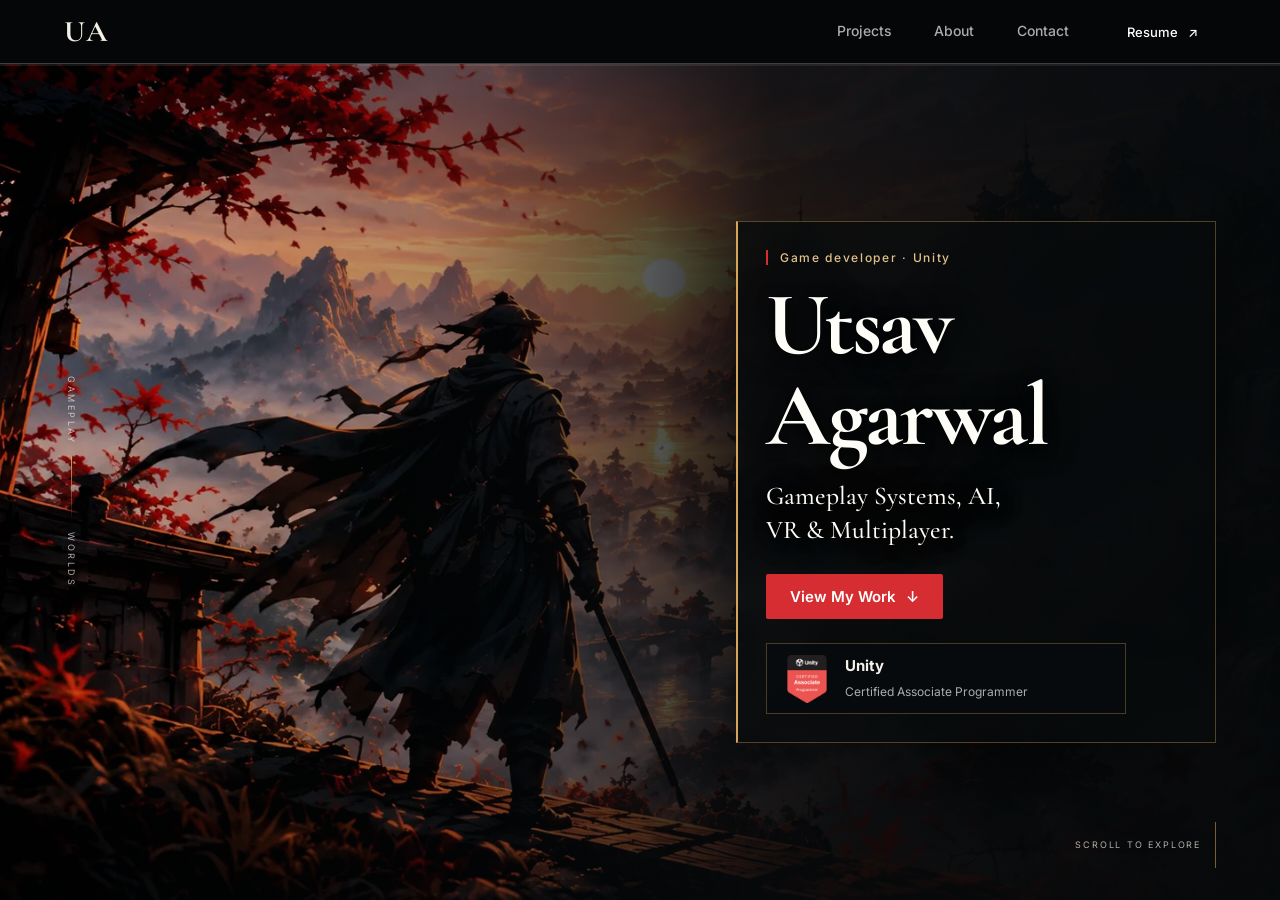
<file: index.html>
<!DOCTYPE html>
<html lang="en">
<head>
  <meta charset="utf-8">
  <meta name="viewport" content="width=device-width, initial-scale=1, viewport-fit=cover">
  <meta name="theme-color" content="#080B0D">
  <meta name="description" content="Utsav Agarwal — Game developer focused on gameplay systems, AI, VR and multiplayer experiences.">
  <title>Utsav Agarwal — Game Developer</title>
  <link href="https://fonts.googleapis.com/css2?family=Cormorant+Garamond:wght@500;600;700&family=Inter:wght@400;500;600&display=swap" rel="stylesheet">
  <link rel="icon" type="image/svg+xml" href="favicon.svg">
  <link rel="stylesheet" href="styles.css">
</head>
<body class="single-page">
  <div class="scroll-progress" aria-hidden="true"><span id="scroll-progress-bar"></span></div>
  <nav class="site-nav" aria-label="Main navigation">
    <a class="logo" href="#hero" aria-label="Utsav Agarwal — Home">UA</a>
    <button class="burger" aria-label="Open navigation" aria-expanded="false" aria-controls="links">&#9776;</button>
    <div class="links" id="links">
      <a href="#featured-work">Projects</a>
      <a href="#about">About</a>
      <a href="#skills">Skills</a>
      <a href="#journey" class="is-temporarily-hidden">Experience</a>
      <a href="#contact">Contact</a>
      <a class="btn nav-resume" href="resume.html" target="_blank" rel="noopener">Resume <span aria-hidden="true">↗</span></a>
    </div>
  </nav>

  <main class="view on" id="main-content" tabindex="0" role="region" aria-label="Portfolio sections">
    <!-- HERO: retain the current portfolio identity and composition. -->
    <section class="snap portfolio-hero" id="hero" data-nav-section>
      <img class="bg hero-bg" src="assets/hero.webp" alt="A wandering warrior overlooks a misty valley of pagodas at sunset">
      <div class="hero-side-note" aria-hidden="true"><span>GAMEPLAY</span><i></i><span>WORLDS</span></div>
      <div class="heroin reveal">
        <p class="eyebrow">Game developer · Unity</p>
        <h1>Utsav Agarwal</h1>
        <p class="sub">Gameplay Systems, AI, VR &amp; Multiplayer.</p>
        <a class="btn full" href="#featured-work">View My Work <span aria-hidden="true">↓</span></a>
        <a class="badge" href="https://www.credly.com/badges/8d14fb76-37ea-4caa-a7da-df510a67772a" target="_blank" rel="noopener">
          <img src="assets/unity-badge.png" alt="Unity Certified Associate Programmer badge">
          <div><b>Unity</b><span>Certified Associate Programmer</span></div>
        </a>
      </div>
      <a class="hero-scroll-cue" href="#featured-work" aria-label="Scroll to projects section"><span>SCROLL TO EXPLORE</span><i></i></a>
    </section>

    <!-- PROJECTS: preserve the current data-driven project cards and video controls. -->
    <section class="snap featured-work portfolio-section" id="featured-work" aria-labelledby="featured-title" data-nav-section>
      <div class="featured-inner">
        <div class="featured-heading reveal">
          <div class="featured-heading-copy">
            <h2 id="featured-title">Projects</h2>
            <p class="featured-intro">A closer look at the gameplay, AI, VR and multiplayer systems I’ve helped build.</p>
          </div>
          <span class="section-side-label" aria-hidden="true">THE PORTFOLIO / PROJECT ARCHIVE</span>
        </div>
        <div class="featured-carousel reveal" data-featured-carousel>
          <div class="featured-track" id="featured-track" tabindex="0" role="region" aria-label="Featured projects">
            <div class="featured-fallback">Featured projects are loading. <a href="#featured-work">Explore projects</a>.</div>
          </div>
        </div>
        <div class="featured-pagination">
          <div class="featured-dots" id="featured-dots" aria-label="Choose project"></div>
          <div class="featured-navigation">
            <span class="featured-counter" id="featured-counter" aria-live="polite">01 / 01</span>
            <button class="featured-arrow" id="featured-prev" type="button" aria-label="Previous projects" disabled><span aria-hidden="true">←</span></button>
            <button class="featured-arrow" id="featured-next" type="button" aria-label="Next projects" disabled><span aria-hidden="true">→</span></button>
          </div>
        </div>
      </div>
    </section>

    <div class="as">
      <!-- ABOUT: restored to the image-backed layout from the latest main commit. -->
    <section class="snap" id="about" data-nav-section>
      <img class="bg" src="assets/wanderer.webp" alt="A rider on horseback looks over a misty river valley">
      <div>
        <p class="eyebrow">About me</p>
        <h2>A game developer who loves building interactive worlds.</h2>
        <p>I’m a full-time game programmer, skilled in the Unity engine, with experience in VR, AI, modular asset building and multiplayer systems. I enjoy turning ideas into playable experiences and solving technical challenges that make games more engaging and reliable.</p>
      </div>
    </section>

      <!-- SKILLS: restored to the 10-item skills grid from the latest main commit. -->
    <section class="snap" id="skills" data-nav-section>
      <div>
        <p class="eyebrow">Skills &amp; tools</p>
        <div class="grid">
          <div class="sk"><i>U</i>Unity</div>
          <div class="sk"><i>C#</i>C#</div>
          <div class="sk"><i>G</i>Gameplay Programming</div>
          <div class="sk"><i>AI</i>AI Systems</div>
          <div class="sk"><i>VR</i>VR Development</div>
          <div class="sk"><i>Pf</i>Photon Fusion</div>
          <div class="sk"><i>M</i>Multiplayer</div>
          <div class="sk"><i>An</i>Animation</div>
          <div class="sk"><i>UI</i>UI Systems</div>
          <div class="sk"><i>Gt</i>Git</div>
        </div>
      </div>
    </section>
    </div>

    <!-- EXPERIENCE: the complete work history is now part of the same scroll. -->
    <section class="journey-section portfolio-section is-temporarily-hidden" id="journey" aria-labelledby="journey-title" data-nav-section>
      <div class="journey-backdrop" aria-hidden="true"></div>
      <div class="journey-inner">
        <div class="journey-heading reveal">
          <p class="eyebrow">Work experience</p>
          <h2 id="journey-title">My Journey</h2>
          <p>From small prototypes to immersive experiences. Each step has helped me grow as a developer, learn new technologies and work on more complex projects.</p>
        </div>
        <div class="experience-list">
          <article class="experience-entry reveal">
            <div class="experience-date"><span>NOW</span><b>April 2026 – Present</b></div>
            <div class="experience-card">
              <div class="experience-logo logo-dark"><img src="assets/2-dude-studios.png" alt="2 Dude Studios logo" loading="lazy"></div>
              <div class="experience-content">
                <p class="experience-company">2 Dude Studios</p>
                <h3>Unity Game Developer</h3>
                <ul>
                  <li>Building location-based entertainment (LBE) VR experiences for shared physical spaces</li>
                  <li>Integrating Photon Fusion for multiplayer functionality</li>
                  <li>Integrating Pixel Crushers' Dialogue System</li>
                  <li>Working with PostgreSQL databases and FastAPI</li>
                  <li>Developing modular utilities, debugging, and testing</li>
                </ul>
                <div class="tags"><span>Unity</span><span>VR</span><span>Photon Fusion</span><span>Multiplayer</span><span>Asset Building</span><span>Modular Systems</span><span>PostgreSQL</span><span>Dialogue System</span></div>
                <div class="experience-links">
                  <a href="https://2dudestudios.com/" target="_blank" rel="noopener noreferrer">Official Website ↗</a>
                  <a href="https://www.linkedin.com/company/2-dude-studios/" target="_blank" rel="noopener noreferrer">LinkedIn ↗</a>
                </div>
              </div>
            </div>
          </article>

          <article class="experience-entry reveal">
            <div class="experience-date"><span>2025—26</span><b>November 2025 – March 2026</b></div>
            <div class="experience-card experience-card-parchment">
              <div class="experience-logo"><img src="assets/apex-dream-studio.webp" alt="Apex Dream Studio logo" loading="lazy"></div>
              <div class="experience-content">
                <p class="experience-company">Apex Dream Studio</p>
                <h3>Unity Game Developer</h3>
                <ul>
                  <li>Implemented gameplay mechanics, interactive features, and rendering-related functionality across multiple Unity projects.</li>
                  <li>Developed UI features for a large-scale VR project built on a modular and scalable architecture, while also contributing to user experience improvements, reusable systems, and core functionality for a voxel-based project.</li>
                  <li>Implemented a leaderboard using PlayFab, integrated Firebase sign-in, and worked with PlayFab Events.</li>
                  <li>Collaborated with design and development teams to ensure gameplay, visuals, and UI aligned with the studio's quality standards.</li>
                </ul>
                <div class="tags"><span>Unity</span><span>C#</span><span>VR</span><span>UI Systems</span><span>Gameplay Programming</span><span>Modular Systems</span><span>PlayFab</span><span>Firebase</span></div>
                <div class="experience-links">
                  <a href="https://apexdreamstudio.com/" target="_blank" rel="noopener noreferrer">Official Website ↗</a>
                  <a href="https://www.linkedin.com/company/apexdreamstudio/" target="_blank" rel="noopener noreferrer">LinkedIn ↗</a>
                </div>
              </div>
            </div>
          </article>

          <article class="experience-entry reveal">
            <div class="experience-date"><span>2024</span><b>June 2024</b></div>
            <div class="experience-card">
              <div class="experience-logo"><img src="assets/anstric-games.webp" alt="Anstric Games logo" loading="lazy"></div>
              <div class="experience-content">
                <p class="experience-company">Anstric Games</p>
                <h3>Unity Game Developer Intern</h3>
                <ul>
                  <li>Implemented character movement, combat logic, and core gameplay mechanics for a 2D fighting-game prototype in Unity.</li>
                  <li>Worked on animation control and gameplay implementation to support character actions and combat interactions.</li>
                  <li>Integrated particle effects and sound to improve gameplay feedback.</li>
                  <li>Applied Unity development, C# programming, game design, and problem-solving skills across assigned game development tasks and projects.</li>
                </ul>
                <div class="tags"><span>Unity</span><span>C#</span><span>2D</span><span>Animation</span></div>
                <div class="experience-links">
                  <a href="https://anstric.com/" target="_blank" rel="noopener noreferrer">Official Website ↗</a>
                  <a href="https://www.linkedin.com/company/anstric/" target="_blank" rel="noopener noreferrer">LinkedIn ↗</a>
                </div>
              </div>
            </div>
          </article>

          <article class="experience-entry reveal">
            <div class="experience-date"><span>2023—24</span><b>December 2023 – February 2024</b></div>
            <div class="experience-card experience-card-parchment">
              <div class="experience-logo"><img src="assets/alone-clone-studios.webp" alt="Alone Clone Studios logo" loading="lazy"></div>
              <div class="experience-content">
                <p class="experience-company">Alone Clone Studios</p>
                <h3>Game Developer Intern</h3>
                <p>Unity and Unreal Engine prototypes in a game development internship.</p>
                <ul>
                  <li>Multiplayer FPS prototype work</li>
                  <li>Weapon rendering and cinematic capture</li>
                  <li>Endless-runner mechanics with procedural environments</li>
                  <li>Collision-based interactions</li>
                </ul>
                <div class="tags"><span>Unity</span><span>Unreal Engine</span><span>Multiplayer</span><span>Prototyping</span></div>
                <div class="experience-links">
                  <a href="https://aloneclone.com/" target="_blank" rel="noopener noreferrer">Official Website ↗</a>
                  <a href="https://www.linkedin.com/company/aloneclone/" target="_blank" rel="noopener noreferrer">LinkedIn ↗</a>
                </div>
              </div>
            </div>
          </article>
        </div>
      </div>
    </section>

    <!-- CONTACT: a clear final call to action. -->
    <section class="contact-section portfolio-section" id="contact" aria-labelledby="contact-title" data-nav-section>
      <div class="contact-art" aria-hidden="true"></div>
      <div class="contact-content reveal">
        <p class="eyebrow">The next chapter</p>
        <h2 id="contact-title">Let’s build something meaningful.</h2>
        <p>Open to game development opportunities in gameplay systems, AI and VR. Send a message and I’ll reply soon.</p>
        <a class="btn contact-cta" href="mailto:utsavagarwal2002@gmail.com">Let’s Talk <span aria-hidden="true">↗</span></a>
        <a class="contact-email" href="mailto:utsavagarwal2002@gmail.com">utsavagarwal2002@gmail.com</a>
      </div>
      <footer class="site-footer">
        <a class="footer-mark" href="#hero">UA</a>
        <span>© <span id="footer-year">2026</span> Utsav Agarwal</span>
        <a href="#hero">Back to the beginning ↑</a>
      </footer>
    </section>
  </main>

  <script src="script.js"></script>
</body>
</html>
</file>
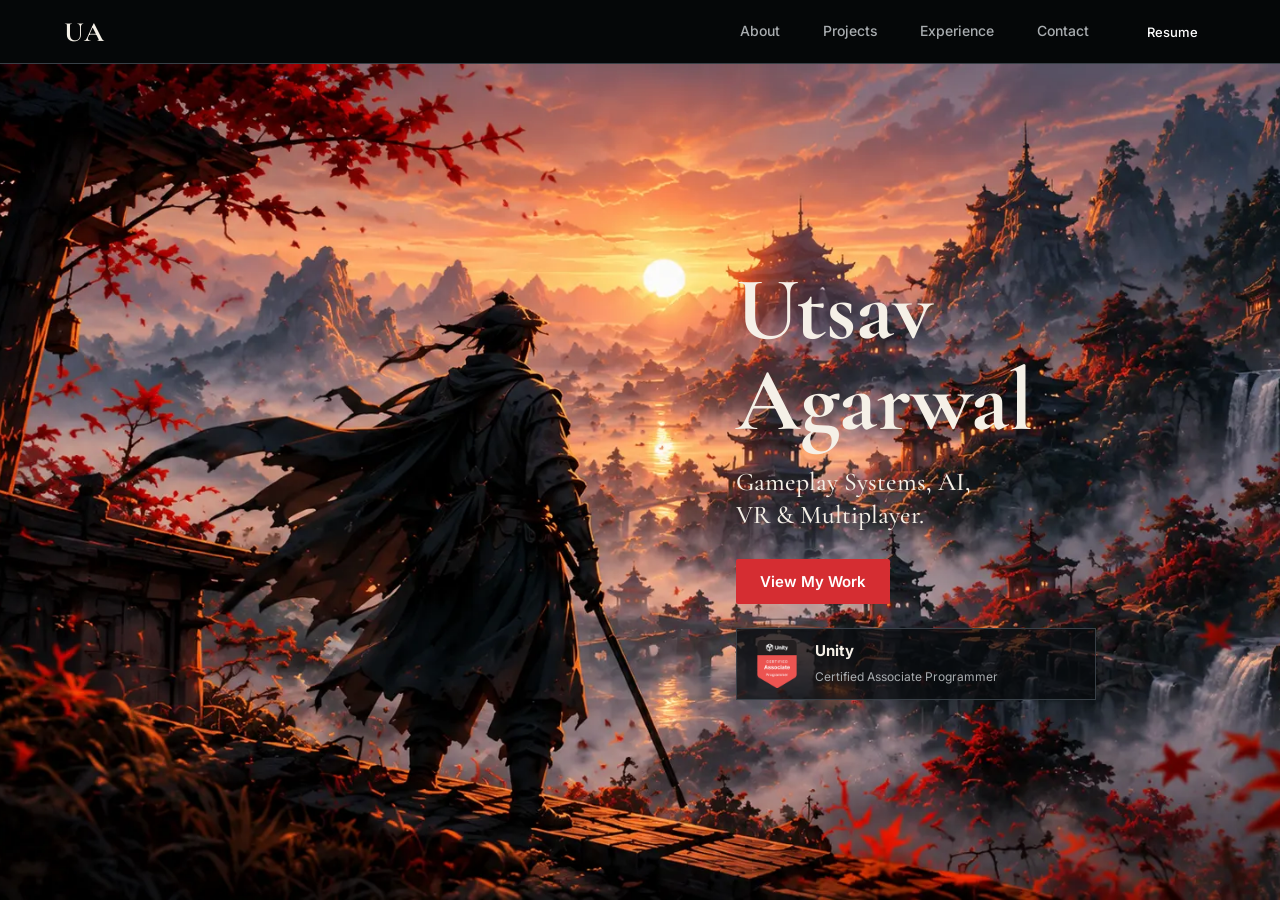
<file: portfolio-site/index.html>
<!DOCTYPE html>
<html lang="en"><head><meta charset="utf-8">
<meta name="viewport" content="width=device-width, initial-scale=1, viewport-fit=cover">
<title>Utsav Agarwal — Game Developer</title>
<link href="https://fonts.googleapis.com/css2?family=Cormorant+Garamond:wght@500;600;700&family=Inter:wght@400;500;600&display=swap" rel="stylesheet">
<link rel="stylesheet" href="styles.css"></head><body>
<nav><a class="logo" href="index.html" aria-label="Home">UA</a>
<button class="burger" aria-label="Menu" aria-expanded="false">&#9776;</button>
<div class="links" id="links"><a href="index.html#about">About</a><a href="projects.html">Projects</a><a href="experience.html">Experience</a><a href="#contact">Contact</a><a class="btn" href="resume.pdf" target="_blank" rel="noopener">Resume</a></div></nav>
<main class="view on">
<!-- HERO -->
<section class="snap" id="hero"><img class="bg" src="assets/hero.webp" alt="A wandering warrior overlooks a misty valley of pagodas at sunset"><div class="heroin"><h1>Utsav Agarwal</h1><p class="sub">Gameplay Systems, AI, VR &amp; Multiplayer.</p><a class="btn full" href="projects.html">View My Work</a><a class="badge" href="https://www.credly.com/badges/8d14fb76-37ea-4caa-a7da-df510a67772a" target="_blank" rel="noopener"><img src="assets/unity-badge.png" alt="Unity Certified Associate Programmer badge"><div><b>Unity</b><span>Certified Associate Programmer</span></div></a></div></section>
<!-- ABOUT + SKILLS -->
<div class="as"><section class="snap" id="about"><img class="bg" src="assets/wanderer.webp" alt="A rider on horseback looks over a misty river valley"><div><p class="eyebrow">About me</p><h2>A game developer who loves building interactive worlds.</h2><p>I’m a full-time game programmer, skilled in the Unity engine, with experience in VR, AI, modular asset building and multiplayer systems. I enjoy turning ideas into playable experiences and solving technical challenges that make games more engaging and reliable.</p></div></section>
<section class="snap" id="skills"><div><p class="eyebrow">Skills &amp; tools</p><div class="grid">
<div class="sk"><i>U</i>Unity</div>
<div class="sk"><i>C#</i>C#</div>
<div class="sk"><i>C+</i>C++</div>
<div class="sk"><i>G</i>Gameplay Programming</div>
<div class="sk"><i>AI</i>AI Systems</div>
<div class="sk"><i>VR</i>VR Development</div>
<div class="sk"><i>Pf</i>Photon Fusion</div>
<div class="sk"><i>M</i>Multiplayer</div>
<div class="sk"><i>An</i>Animation</div>
<div class="sk"><i>UI</i>UI Systems</div>
<div class="sk"><i>Gt</i>Git</div>
</div></div></section></div>
<!-- CONTACT -->
<section class="snap contact" id="contact"><div><p class="eyebrow" style="display:inline-block;text-align:left">Contact</p><h2>Let’s build something meaningful.</h2><p>Open to game development opportunities in gameplay systems, AI and VR. Send a message and I’ll reply soon.</p><a class="btn" href="mailto:utsavagarwal2002@gmail.com">Let’s Talk</a><a class="m" href="mailto:utsavagarwal2002@gmail.com">utsavagarwal2002@gmail.com</a></div></section>
</main>
<script src="script.js"></script></body></html>
</file>
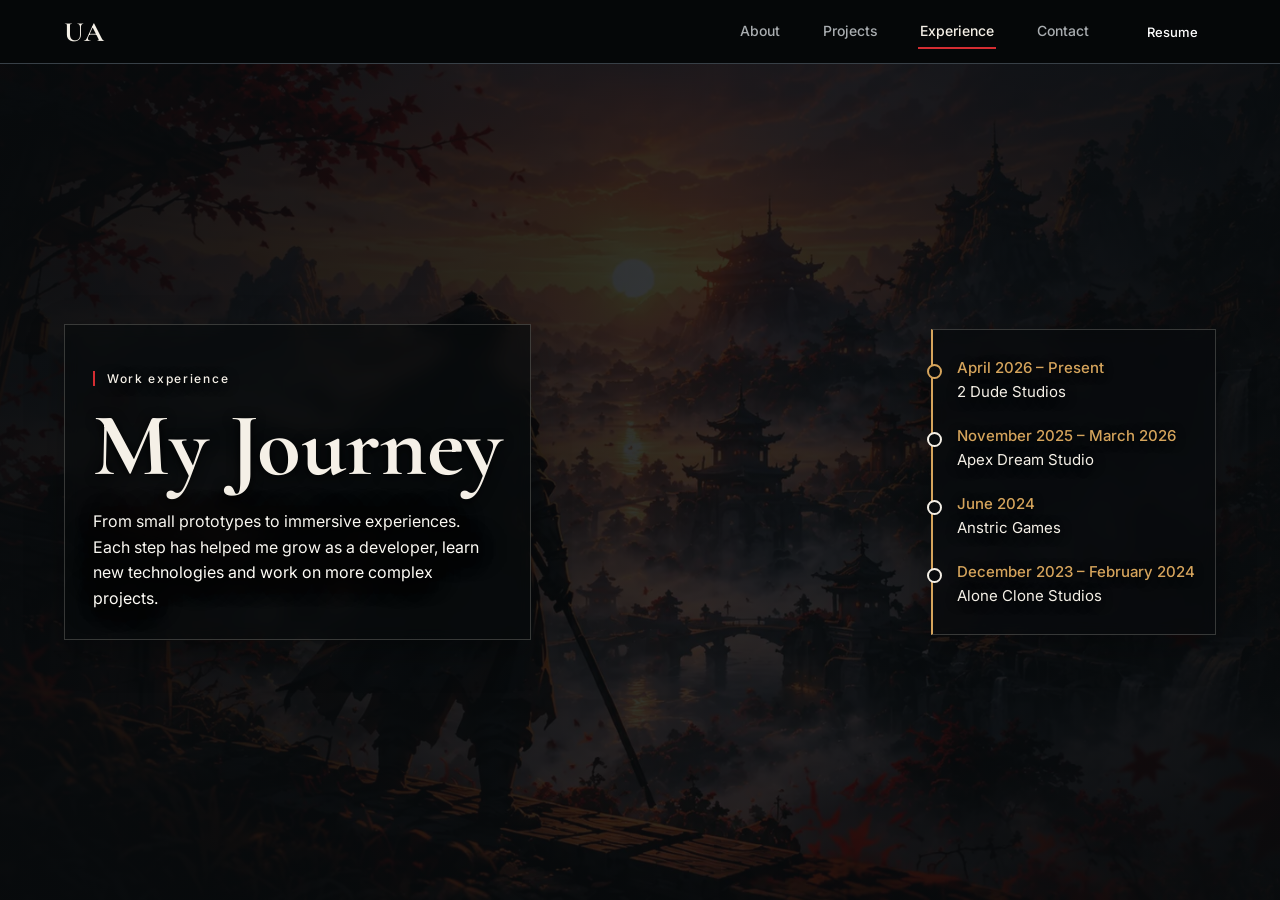
<file: experience.html>
<!DOCTYPE html>
<html lang="en"><head><meta charset="utf-8">
<meta name="viewport" content="width=device-width, initial-scale=1, viewport-fit=cover">
<title>Experience — Utsav Agarwal</title>
<link href="https://fonts.googleapis.com/css2?family=Cormorant+Garamond:wght@500;600;700&family=Inter:wght@400;500;600&display=swap" rel="stylesheet">
<link rel="icon" type="image/svg+xml" href="favicon.svg">
<link rel="stylesheet" href="styles.css"></head><body>
<nav><a class="logo" href="index.html" aria-label="Home">UA</a>
<button class="burger" aria-label="Menu" aria-expanded="false">&#9776;</button>
<div class="links" id="links"><a href="index.html#about">About</a><a href="projects.html">Projects</a><a href="experience.html" class=on>Experience</a><a href="#contact">Contact</a><a class="btn" href="resume.pdf" target="_blank" rel="noopener">Resume</a></div></nav>
<main class="view on">
<!-- MY JOURNEY -->
<section class="snap jour"><img class="bg" src="assets/hero.webp" alt=""><div class="jw"><div><p class="eyebrow">Work experience</p><h1>My Journey</h1><p>From small prototypes to immersive experiences. Each step has helped me grow as a developer, learn new technologies and work on more complex projects.</p></div><ol class="tl"><li><b>April 2026 – Present</b>2 Dude Studios</li><li><b>November 2025 – March 2026</b>Apex Dream Studio</li><li><b>June 2024</b>Anstric Games</li><li><b>December 2023 – February 2024</b>Alone Clone Studios</li></ol></div></section>
<div class="company-pair">
<!-- COMPANY: 2 Dude Studios -->
<section class="snap company-entry"><div class="pane"><div class="logo-t w"><img src="assets/2-dude-studios.png" alt="2 Dude Studios logo"></div><p class="when">April 2026 – Present</p><h2 class="role">Unity Game Developer · 2 Dude Studios</h2><ul><li>Building location-based entertainment (LBE) VR experiences for shared physical spaces</li><li>Integrating Photon Fusion for multiplayer functionality</li><li>Integrating Pixel Crushers' Dialogue System</li><li>Working with PostgreSQL databases and FastAPI</li><li>Developing modular utilities, debugging, and testing</li></ul><div class="tags"><span>Unity</span><span>VR</span><span>Photon Fusion</span><span>Multiplayer</span><span>Asset Building</span><span>Modular Systems</span><span>PostgreSQL Database</span><span>Pixel Crushers' Dialogue System</span></div><div class="company-actions" aria-label="2 Dude Studios links"><a class="company-btn" href="https://2dudestudios.com/" target="_blank" rel="noopener noreferrer"><span aria-hidden="true">↗</span> Official Website</a><a class="company-btn" href="https://www.linkedin.com/company/2-dude-studios/" target="_blank" rel="noopener noreferrer"><span aria-hidden="true">in</span> LinkedIn</a></div></div></section>
<!-- COMPANY: Apex Dream Studio -->
<section class="snap company-entry"><div class="pane"><div class="logo-t"><img src="assets/apex-dream-studio.webp" alt="Apex Dream Studio logo"></div><p class="when">November 2025 – March 2026</p><h2 class="role">Unity Game Developer · Apex Dream Studio</h2><ul><li>Implemented gameplay mechanics, interactive features, and rendering-related functionality across multiple Unity projects.</li><li>Developed UI features for a large-scale VR project built on a modular and scalable architecture, while also contributing to user experience improvements, reusable systems, and core functionality for a voxel-based project.</li><li>Implemented a leaderboard using PlayFab, integrated Firebase sign-in, and worked with PlayFab Events.</li><li>Collaborated with design and development teams to ensure gameplay, visuals, and UI aligned with the studio's quality standards.</li></ul><div class="tags"><span>Unity</span><span>C#</span><span>VR</span><span>UI Systems</span><span>Gameplay Programming</span><span>Modular Systems</span><span>PlayFab</span><span>Firebase</span></div><div class="company-actions" aria-label="Apex Dream Studio links"><a class="company-btn" href="https://apexdreamstudio.com/" target="_blank" rel="noopener noreferrer"><span aria-hidden="true">↗</span> Official Website</a><a class="company-btn" href="https://www.linkedin.com/company/apexdreamstudio/" target="_blank" rel="noopener noreferrer"><span aria-hidden="true">in</span> LinkedIn</a></div></div></section>
</div>
<div class="company-pair">
<!-- COMPANY: Anstric Games -->
<section class="snap company-entry"><div class="pane"><div class="logo-t"><img src="assets/anstric-games.webp" alt="Anstric Games logo"></div><p class="when">June 2024</p><h2 class="role">Unity Game Developer Intern · Anstric Games</h2><ul><li>Implemented character movement, combat logic, and core gameplay mechanics for a 2D fighting-game prototype in Unity.</li><li>Worked on animation control and gameplay implementation to support character actions and combat interactions.</li><li>Integrated particle effects and sound to improve gameplay feedback.</li><li>Applied Unity development, C# programming, game design, and problem-solving skills across assigned game development tasks and projects.</li></ul><div class="tags"><span>Unity</span><span>C#</span><span>2D</span><span>Animation</span></div><div class="company-actions" aria-label="Anstric Games links"><a class="company-btn" href="https://anstric.com/" target="_blank" rel="noopener noreferrer"><span aria-hidden="true">↗</span> Official Website</a><a class="company-btn" href="https://www.linkedin.com/company/anstric/" target="_blank" rel="noopener noreferrer"><span aria-hidden="true">in</span> LinkedIn</a></div></div></section>
<!-- COMPANY: Alone Clone Studios -->
<section class="snap company-entry"><div class="pane"><div class="logo-t"><img src="assets/alone-clone-studios.webp" alt="Alone Clone Studios logo"></div><p class="when">December 2023 – February 2024</p><h2 class="role">Game Developer Intern · Alone Clone Studios</h2><p>Unity and Unreal Engine prototypes in a game development internship.</p><ul><li>Multiplayer FPS prototype work</li><li>Weapon rendering and cinematic capture</li><li>Endless-runner mechanics with procedural environments</li><li>Collision-based interactions</li></ul><div class="tags"><span>Unity</span><span>Unreal Engine</span><span>Multiplayer</span><span>Prototyping</span></div><div class="company-actions" aria-label="Alone Clone Studios links"><a class="company-btn" href="https://aloneclone.com/" target="_blank" rel="noopener noreferrer"><span aria-hidden="true">↗</span> Official Website</a><a class="company-btn" href="https://www.linkedin.com/company/aloneclone/" target="_blank" rel="noopener noreferrer"><span aria-hidden="true">in</span> LinkedIn</a></div></div></section>

</div>

<!-- CONTACT -->
<section class="snap contact" id="contact"><div><p class="eyebrow" style="display:inline-block;text-align:left">Contact</p><h2>Let’s build something meaningful.</h2><p>Open to game development opportunities in gameplay systems, AI and VR. Send a message and I’ll reply soon.</p><a class="btn" href="mailto:utsavagarwal2002@gmail.com">Let’s Talk</a><a class="m" href="mailto:utsavagarwal2002@gmail.com">utsavagarwal2002@gmail.com</a></div></section>
</main>
<script src="script.js"></script></body></html>
</file>
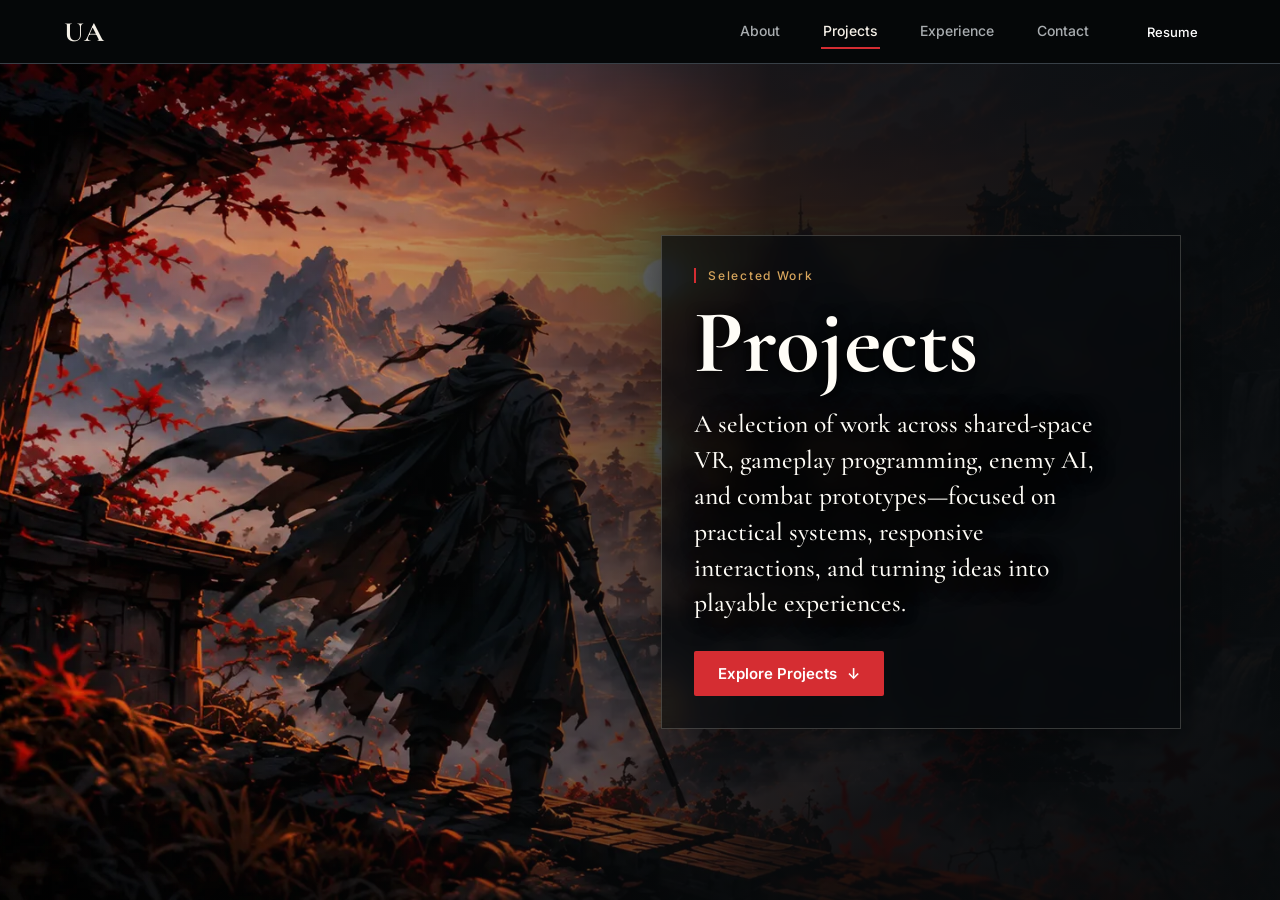
<file: projects.html>
<!DOCTYPE html>
<html lang="en"><head><meta charset="utf-8">
<meta name="viewport" content="width=device-width, initial-scale=1, viewport-fit=cover">
<title>Projects — Utsav Agarwal</title>
<link href="https://fonts.googleapis.com/css2?family=Cormorant+Garamond:wght@500;600;700&family=Inter:wght@400;500;600&display=swap" rel="stylesheet">
<link rel="icon" type="image/svg+xml" href="favicon.svg">
<link rel="stylesheet" href="styles.css"></head><body>
<nav><a class="logo" href="index.html" aria-label="Home">UA</a>
<button class="burger" aria-label="Menu" aria-expanded="false">&#9776;</button>
<div class="links" id="links"><a href="index.html#about">About</a><a href="projects.html" class=on>Projects</a><a href="experience.html">Experience</a><a href="#contact">Contact</a><a class="btn" href="resume.pdf" target="_blank" rel="noopener">Resume</a></div></nav>
<main class="view on">
<!-- PROJECTS PAGE INTRO -->
<section class="snap project-hero"><img class="bg" src="assets/hero.webp" alt="A wandering warrior overlooks a misty valley of pagodas at sunset"><div class="project-hero-copy"><p class="eyebrow">Selected Work</p><h1>Projects</h1><p class="intro">A selection of work across shared-space VR, gameplay programming, enemy AI, and combat prototypes—focused on practical systems, responsive interactions, and turning ideas into playable experiences.</p><a class="btn" href="#lbe-vr">Explore Projects <span aria-hidden="true">↓</span></a></div></section>
<!-- PROJECT: LBE VR -->
<section class="snap" id="lbe-vr"><div class="split"><div class="pane"><p class="eyebrow">Company Project · <a class="company-link" href="https://2dudestudios.com/" target="_blank" rel="noopener noreferrer">2 Dude Studios</a></p><h2>LBE VR</h2><p style="color:var(--mu)">Contributing to a location-based entertainment (LBE) multiplayer arena project, focusing on operator tools, arena configuration, networked gameplay, and enemy AI.</p><ul><li>Operator console and match management</li><li>Arena setup and configuration systems</li><li>Multiplayer integration using Photon Fusion</li><li>Networked enemy AI and combat systems</li></ul><div class="tags"><span>Unity</span><span>C#</span><span>Photon Fusion</span><span>AI</span></div><div class="project-links"><a href="https://2dudestudios.com/industries/lbe" target="_blank" rel="noopener noreferrer">LBE VR at 2 Dude Studios <span aria-hidden="true">↗</span></a></div><div class="row"><button class="more" aria-expanded="false">Read more</button></div><div class="det">This is a location-based multiplayer arena shooter where players compete in a shared virtual environment, battling opponents and AI-controlled enemies. The game combines team-based combat, weapon-based gameplay, and real-time multiplayer interactions to deliver an immersive arena experience.</div></div><div class="vis"><img class="bg" loading="lazy" src="assets/lbe-vr.webp" alt="LBE VR project image"><span class="cap">Illustrative concept art, not an actual project capture</span></div></div></section>
<!-- PROJECT: Enemy AI -->
<section class="snap" id="enemy-ai"><div class="split flip video-split"><div class="pane"><p class="eyebrow">Company Project · <a class="company-link" href="https://2dudestudios.com/" target="_blank" rel="noopener noreferrer">2 Dude Studios</a></p><h2>Enemy AI</h2><p style="color:var(--mu)">Developing standalone and Photon Fusion-based multiplayer state machine systems to create modular enemy behaviors, enabling enemies to patrol, detect targets, chase players, and engage in combat.</p><ul><li>Modular state machines for single-player and multiplayer AI</li><li>Target detection using field of view, visibility, and distance checks</li><li>Reusable patrol, chase, and attack behaviors shared across both modes</li><li>Enemy configurator tool for creating enemy types and customizing their configurations</li></ul><div class="tags"><span>Unity</span><span>C#</span><span>State Machines</span><span>Photon Fusion</span><span>Enemy AI</span></div><div class="project-links"><a href="https://assetstore.unity.com/packages/tools/behavior-ai/enemy-ai-for-photon-fusion-2-networked-fsm-413184" target="_blank" rel="noopener noreferrer">View on Unity Asset Store <span aria-hidden="true">↗</span></a></div><div class="row"><button class="more" aria-expanded="false">Read more</button></div><div class="det">An upcoming Unity asset pack featuring modular enemy AI systems for both single-player and Photon Fusion-based multiplayer games. It includes reusable behaviors such as patrol, chase, and attack, along with an enemy configurator tool to easily create different enemy types and customize their configurations.</div></div><div class="vis video-vis" data-video-id="c7iCqUvTtb0" data-video-title="Enemy AI gameplay video"><img class="bg video-fallback" loading="lazy" src="assets/enemy-ai.webp" data-fallback-src="assets/muted-landscape.webp" alt="Enemy AI concept art; a landscape placeholder is shown if this image cannot load"><div class="youtube-layer"><div class="youtube-player" aria-label="Enemy AI gameplay video"></div></div><div class="video-fallback-note"><span class="cap">Illustrative concept art · Video unavailable? <a href="https://youtu.be/c7iCqUvTtb0" target="_blank" rel="noopener noreferrer">Watch on YouTube</a></span></div></div></div></section>
<!-- PROJECT: Fight Arena -->
<section class="snap" id="fight-arena"><div class="split video-split"><div class="pane"><p class="eyebrow">Personal Project</p><h2>Fight Arena</h2><p style="color:var(--mu)">A Tekken-inspired 3D fighting-game prototype focused on movement, combat logic, animation, camera behavior, and arena boundaries.</p><ul><li>Character movement and combat mechanics</li><li>Animation control</li><li>Camera behavior and arena boundaries</li><li>Gameplay UI and visual feedback</li></ul><div class="tags"><span>Unity</span><span>C#</span><span>Animator</span><span>Gameplay</span></div><div class="project-links"><a href="https://github.com/utsavagarwal28/FightArena" target="_blank" rel="noopener noreferrer">Fight Arena project repository <span aria-hidden="true">↗</span></a></div><div class="row"><button class="more" aria-expanded="false">Read more</button></div><div class="det">A two-fighter arena prototype focused on player movement, combat logic, animation control, camera positioning, and keeping both characters framed within the arena boundaries.</div></div><div class="vis video-vis" data-video-id="J4aup5Nu9pI" data-video-title="Fight Arena gameplay video"><img class="bg video-fallback" loading="lazy" src="assets/fight-arena.webp" alt="Fight Arena reference artwork, shown if the gameplay video is unavailable"><div class="youtube-layer"><div class="youtube-player" aria-label="Fight Arena gameplay video"></div></div><div class="video-fallback-note"><span class="cap">Reference artwork · Video unavailable? <a href="https://youtu.be/J4aup5Nu9pI" target="_blank" rel="noopener noreferrer">Watch on YouTube</a></span></div></div></div></section>

<!-- CONTACT -->
<section class="snap contact" id="contact"><div><p class="eyebrow" style="display:inline-block;text-align:left">Contact</p><h2>Let’s build something meaningful.</h2><p>Open to game development opportunities in gameplay systems, AI and VR. Send a message and I’ll reply soon.</p><a class="btn" href="mailto:utsavagarwal2002@gmail.com">Let’s Talk</a><a class="m" href="mailto:utsavagarwal2002@gmail.com">utsavagarwal2002@gmail.com</a></div></section>
</main>
<script src="script.js"></script></body></html>
</file>
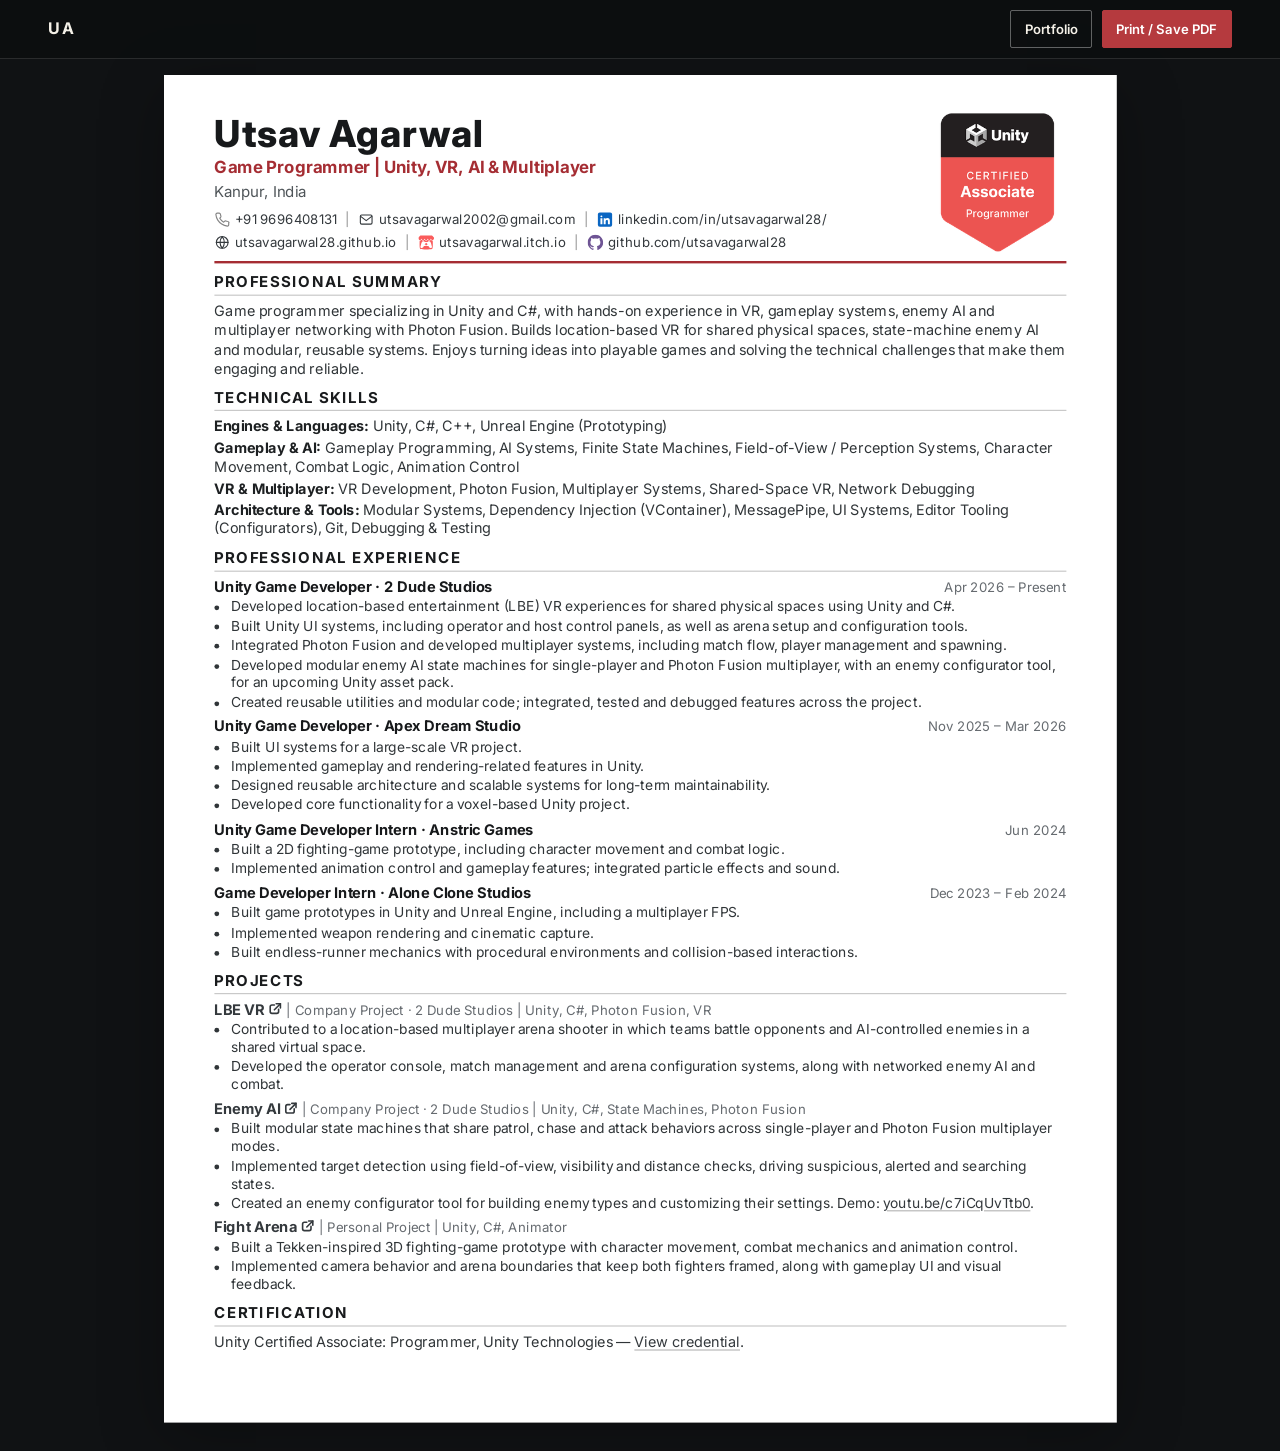
<file: resume.html>
<!DOCTYPE html>
<html lang="en">
<head>
  <meta charset="utf-8">
  <meta name="viewport" content="width=device-width, initial-scale=1">
  <meta name="theme-color" content="#101214">
  <meta name="description" content="Resume of Utsav Agarwal — Game Programmer specialising in Unity, VR, AI and multiplayer systems.">
  <title>Resume — Utsav Agarwal</title>
  <link rel="stylesheet" href="styles.css">
  <link href="https://fonts.googleapis.com/css2?family=Cormorant+Garamond:wght@500;600;700&family=Inter:wght@400;500;600;700&display=swap" rel="stylesheet">
  <style>
    :root { color-scheme: light; }
    * { box-sizing: border-box; }
    html, body { width:100%; height:auto; min-height:100%; margin:0; overflow-x:hidden; overflow-y:auto; }
    body { background: #101214; color: #17191b; font-family: Inter, Arial, sans-serif; }
    .resume-topbar {
      position: sticky; top: 0; z-index: 10;
      display: flex; align-items: center; justify-content: space-between; gap: 1rem;
      padding: .65rem clamp(1rem, 4vw, 3rem);
      background: rgba(12,14,15,.97); border-bottom: 1px solid rgba(255,255,255,.12); color: #f5f1e8;
    }
    .resume-topbar a { color: #f5f1e8; text-decoration: none; }
    .resume-topbar .brand { font-weight: 700; letter-spacing: .12em; }
    .resume-actions { display:flex; gap:.6rem; align-items:center; }
    .resume-action { border:1px solid #b53a3e; background:#b53a3e; color:#fff; padding:.6rem .85rem; border-radius:2px; font:600 .82rem Inter,Arial,sans-serif; cursor:pointer; }
    .resume-action.secondary { background:transparent; border-color:rgba(255,255,255,.35); }

    /* The resume itself is a fixed A4 canvas. The viewport changes only its uniform scale. */
    .resume-viewport { width:100%; padding:16px 0 28px; display:flex; justify-content:center; align-items:flex-start; overflow:visible; }
    .resume-stage { position:relative; flex:0 0 auto; width:794px; height:1122.54px; }
    .resume-sheet {
      position:absolute; top:0; left:0; width:794px; height:1122.54px;
      aspect-ratio:210 / 297; transform-origin:top left; overflow:visible; padding:32px 42px 27px;
      background:#fff; box-shadow:0 12px 50px rgba(0,0,0,.28);
    }
    .resume-header { position:relative; display:flex; justify-content:space-between; align-items:flex-start; gap:15px; padding-bottom:8px; border-bottom:2px solid #a52d33; }
    .resume-header > a { position:absolute; top:0; right:0; bottom:8px; display:flex; align-items:stretch; }
    h1 { margin:0 0 3px; color:#17191b; font-family:Inter,Arial,sans-serif; font-size:31px; line-height:1.08; font-weight:800; letter-spacing:.02em; }
    .resume-role { margin:3px 0 4px; color:#a52d33; font-weight:700; font-size:14px; line-height:1.25; }
    .resume-tagline { margin:0; color:#4f5559; font-size:12.5px; line-height:1.3; }
    .resume-contact { margin-top:7px; display:flex; flex-direction:column; align-items:flex-start; gap:4px; color:#444a4e; font-size:11px; line-height:1.35; }
    .resume-contact-row { display:flex; align-items:center; flex-wrap:nowrap; gap:7px; white-space:nowrap; }
    .contact-item { display:inline-flex; align-items:center; gap:4px; color:#34393d !important; text-decoration:none !important; white-space:nowrap; }
    .contact-item svg { display:block; width:13px; height:13px; flex:0 0 13px; fill:none; stroke:currentColor; stroke-width:1.7; stroke-linecap:round; stroke-linejoin:round; }
    .contact-item svg.phone-icon { color:#858585; stroke-width:1.8; }
    .contact-item svg.email-icon { color:#33383c; stroke-width:1.7; }
    .contact-item svg.brand-icon { fill:currentColor; stroke:none; }
    .contact-item svg.linkedin-icon { color:#0A66C2; }
    .contact-item svg.itch-icon { color:#FA5C5C; }
    .contact-item svg.github-icon { color:#6e5494; }
    .contact-item svg.portfolio-icon { color:#34393d; }
    .contact-separator { color:#929292; }
    .resume-contact a, .resume-sheet a { color:#34393d; text-decoration:underline; text-decoration-color:#b8b8b8; text-underline-offset:2px; }
    .resume-contact a:hover, .resume-sheet a:hover { color:#a52d33; }
    .project-name-link, .project-name-link:hover { text-decoration:none !important; text-decoration-line:none !important; }
    .project-link-mark { display:inline-flex; margin-left:3px; line-height:1; text-decoration:none; vertical-align:-1px; }
    .project-link-icon { display:block; width:12px; height:12px; overflow:visible; fill:none; stroke:currentColor; stroke-width:2.7; stroke-linecap:round; stroke-linejoin:round; }
    .resume-badge { display:block; width:auto; height:100%; max-width:none; object-fit:contain; }
    .resume-section { margin-top:8.5px; break-inside:avoid; }
    .resume-section h2 { margin:0 0 5px; padding-bottom:3px; color:#191b1d; border-bottom:1px solid #c9c9c9; font:700 12.5px/1.2 Inter,Arial,sans-serif; letter-spacing:.09em; text-transform:uppercase; }
    .resume-section p { margin:1px 0 3px; color:#303538; font-size:12px; line-height:1.32; }
    .resume-entry { margin:4px 0 5px; break-inside:avoid; }
    .resume-entry-head { display:flex; flex-wrap:wrap; align-items:baseline; justify-content:space-between; gap:1px 8px; margin-bottom:1px; }
    .resume-entry-title { color:#17191b; font-size:12.2px; line-height:1.25; font-weight:700; }
    .resume-entry-meta { color:#666b70; font-size:11px; line-height:1.25; font-weight:400; }
    .resume-section ul { margin:1px 0 0; padding-left:14px; }
    .resume-section li { margin:1.5px 0; color:#303538; font-size:11.5px; line-height:1.28; }
    .skills-line { margin:2px 0 !important; }
    .skills-line strong { color:#1d2022; }

    @media print {
      @page { size: A4 portrait; margin: 0; }
      html, body { width:210mm; height:297mm; min-height:0; margin:0; background:#fff !important; }
      .resume-topbar { display:none !important; }
      .resume-viewport { display:block; width:210mm; height:297mm; min-height:297mm !important; max-height:297mm; padding:0; margin:0; overflow:hidden; break-after:avoid; page-break-after:avoid; }
      .resume-stage { width:210mm !important; height:297mm !important; }
      .resume-sheet { width:210mm; height:297mm; margin:0; padding:8mm 10mm 7mm; transform:none !important; box-shadow:none; overflow:hidden; }
      .resume-section { margin-top:2.2mm; }
      .resume-entry { margin:1mm 0 1.3mm; }
      a { color:inherit !important; text-decoration:none !important; }
    }
  </style>
</head>
<body>
  <header class="resume-topbar">
    <a class="brand" href="index.html" aria-label="Back to portfolio home">UA</a>
    <div class="resume-actions">
      <a class="resume-action secondary" href="index.html">Portfolio</a>
      <button class="resume-action" type="button" onclick="window.print()">Print / Save PDF</button>
    </div>
  </header>

  <div class="resume-viewport"><div class="resume-stage"><main class="resume-sheet">
    <header class="resume-header">
      <div>
        <h1>Utsav Agarwal</h1>
        <p class="resume-role">Game Programmer | Unity, VR, AI &amp; Multiplayer</p>
        <p class="resume-tagline">Kanpur, India</p>
        <div class="resume-contact">
          <div class="resume-contact-row">
            <a class="contact-item" href="tel:+919696408131"><svg class="phone-icon" viewBox="0 0 24 24" aria-hidden="true"><path d="M22 16.92v3a2 2 0 0 1-2.18 2A19.79 19.79 0 0 1 11.2 18.8a19.5 19.5 0 0 1-6-6A19.79 19.79 0 0 1 2.28 4.18 2 2 0 0 1 4.27 2h3a2 2 0 0 1 2 1.72c.12.96.35 1.9.7 2.8a2 2 0 0 1-.45 2.11L8.25 9.9a16 16 0 0 0 6 6l1.27-1.27a2 2 0 0 1 2.11-.45c.9.35 1.84.58 2.8.7a2 2 0 0 1 2.04 2.04Z"/></svg><span>+91 9696408131</span></a>
            <span class="contact-separator">|</span>
            <a class="contact-item" href="mailto:utsavagarwal2002@gmail.com"><svg class="email-icon" viewBox="0 0 24 24" aria-hidden="true"><rect x="3" y="5" width="18" height="14" rx="2"/><path d="m3.5 7 8.5 6.5L20.5 7"/></svg><span>utsavagarwal2002@gmail.com</span></a>
            <span class="contact-separator">|</span>
            <a class="contact-item" href="https://www.linkedin.com/in/utsavagarwal28/" target="_blank" rel="noopener"><svg class="brand-icon linkedin-icon" viewBox="0 0 24 24" aria-hidden="true"><rect x="1" y="1" width="22" height="22" rx="3"/><circle cx="6.5" cy="7" r="1.5" fill="#fff"/><path d="M5 10h3v9H5zm5 0h2.9v1.2c.65-.9 1.55-1.5 2.95-1.5 2.6 0 3.65 1.7 3.65 4.4V19h-3v-4.3c0-1.35-.4-2.15-1.55-2.15-1.2 0-1.95.85-1.95 2.15V19H10z" fill="#fff"/></svg><span>linkedin.com/in/utsavagarwal28/</span></a>
          </div>
          <div class="resume-contact-row">
            <a class="contact-item" href="https://utsavagarwal28.github.io" target="_blank" rel="noopener"><svg class="portfolio-icon" viewBox="0 0 24 24" aria-hidden="true"><circle cx="12" cy="12" r="9"/><path d="M3 12h18M12 3a14 14 0 0 1 0 18M12 3a14 14 0 0 0 0 18"/></svg><span>utsavagarwal28.github.io</span></a>
            <span class="contact-separator">|</span>
            <a class="contact-item" href="https://utsavagarwal.itch.io" target="_blank" rel="noopener"><svg class="brand-icon itch-icon" viewBox="0 0 24 24" aria-hidden="true"><path d="M3.13 1.338C2.08 1.96.02 4.328 0 4.95v1.03c0 1.303 1.22 2.45 2.325 2.45 1.33 0 2.436-1.102 2.436-2.41 0 1.308 1.07 2.41 2.4 2.41 1.328 0 2.362-1.102 2.362-2.41 0 1.308 1.137 2.41 2.466 2.41h.024c1.33 0 2.466-1.102 2.466-2.41 0 1.308 1.034 2.41 2.363 2.41 1.33 0 2.4-1.102 2.4-2.41 0 1.308 1.106 2.41 2.435 2.41C22.78 8.43 24 7.282 24 5.98V4.95c-.02-.62-2.082-2.99-3.13-3.612-3.253-.114-5.508-.134-8.87-.133-3.362 0-7.945.053-8.87.133zm6.376 6.477a2.74 2.74 0 0 1-.468.602c-.5.49-1.19.795-1.947.795a2.786 2.786 0 0 1-1.95-.795c-.182-.178-.32-.37-.446-.59-.127.222-.303.412-.486.59a2.788 2.788 0 0 1-1.95.795c-.092 0-.187-.025-.264-.052-.107 1.113-.152 2.176-.168 2.95v.005l-.006 1.167c.02 2.334-.23 7.564 1.03 8.85 1.952.454 5.545.662 9.15.663 3.605 0 7.198-.21 9.15-.664 1.26-1.284 1.01-6.514 1.03-8.848l-.006-1.167v-.004c-.016-.775-.06-1.838-.168-2.95-.077.026-.172.052-.263.052a2.788 2.788 0 0 1-1.95-.795c-.184-.178-.36-.368-.486-.59-.127.22-.265.412-.447.59a2.786 2.786 0 0 1-1.95.794c-.76 0-1.446-.303-1.948-.793a2.74 2.74 0 0 1-.468-.602 2.738 2.738 0 0 1-.463.602 2.787 2.787 0 0 1-1.95.794h-.16a2.787 2.787 0 0 1-1.95-.793 2.738 2.738 0 0 1-.464-.602zm-2.004 2.59v.002c.795.002 1.5 0 2.373.953.687-.072 1.406-.108 2.125-.107.72 0 1.438.035 2.125.107.873-.953 1.578-.95 2.372-.953.376 0 1.876 0 2.92 2.934l1.123 4.028c.832 2.995-.266 3.068-1.636 3.07-2.03-.075-3.156-1.55-3.156-3.025-1.124.184-2.436.276-3.748.277-1.312 0-2.624-.093-3.748-.277 0 1.475-1.125 2.95-3.156 3.026-1.37-.004-2.468-.077-1.636-3.072l1.122-4.027c1.045-2.934 2.545-2.934 2.92-2.934zM12 12.714c-.002.002-2.14 1.964-2.523 2.662l1.4-.056v1.22c0 .056.56.033 1.123.007.562.026 1.124.05 1.124-.008v-1.22l1.4.055C14.138 14.677 12 12.713 12 12.713z"/></svg><span>utsavagarwal.itch.io</span></a>
            <span class="contact-separator">|</span>
            <a class="contact-item" href="https://github.com/utsavagarwal28" target="_blank" rel="noopener"><svg class="brand-icon github-icon" viewBox="0 0 24 24" aria-hidden="true"><path d="M12 .297c-6.63 0-12 5.373-12 12 0 5.303 3.438 9.8 8.205 11.385.6.113.82-.258.82-.577 0-.285-.01-1.04-.015-2.04-3.338.724-4.042-1.61-4.042-1.61C4.422 18.07 3.633 17.7 3.633 17.7c-1.087-.744.084-.729.084-.729 1.205.084 1.838 1.236 1.838 1.236 1.07 1.835 2.809 1.305 3.495.998.108-.776.417-1.305.76-1.605-2.665-.3-5.466-1.332-5.466-5.93 0-1.31.465-2.38 1.235-3.22-.135-.303-.54-1.523.105-3.176 0 0 1.005-.322 3.3 1.23.96-.267 1.98-.399 3-.405 1.02.006 2.04.138 3 .405 2.28-1.552 3.285-1.23 3.285-1.23.645 1.653.24 2.873.12 3.176.765.84 1.23 1.91 1.23 3.22 0 4.61-2.805 5.625-5.475 5.92.42.36.81 1.096.81 2.22 0 1.606-.015 2.896-.015 3.286 0 .315.21.69.825.57C20.565 22.092 24 17.592 24 12.297c0-6.627-5.373-12-12-12"/></svg><span>github.com/utsavagarwal28</span></a>
          </div>
        </div>
      </div>
      <a href="https://www.credly.com/badges/8d14fb76-37ea-4caa-a7da-df510a67772a" target="_blank" rel="noopener" aria-label="View Unity Certified Associate Programmer credential">
        <img class="resume-badge" src="assets/unity-badge.png" alt="Unity Certified Associate Programmer badge">
      </a>
    </header>

    <section class="resume-section">
      <h2>Professional Summary</h2>
      <p>Game programmer specializing in Unity and C#, with hands-on experience in VR, gameplay systems, enemy AI and multiplayer networking with Photon Fusion. Builds location-based VR for shared physical spaces, state-machine enemy AI and modular, reusable systems. Enjoys turning ideas into playable games and solving the technical challenges that make them engaging and reliable.</p>
    </section>

    <section class="resume-section">
      <h2>Technical Skills</h2>
      <p class="skills-line"><strong>Engines &amp; Languages:</strong> Unity, C#, C++, Unreal Engine (Prototyping)</p>
      <p class="skills-line"><strong>Gameplay &amp; AI:</strong> Gameplay Programming, AI Systems, Finite State Machines, Field-of-View / Perception Systems, Character Movement, Combat Logic, Animation Control</p>
      <p class="skills-line"><strong>VR &amp; Multiplayer:</strong> VR Development, Photon Fusion, Multiplayer Systems, Shared-Space VR, Network Debugging</p>
      <p class="skills-line"><strong>Architecture &amp; Tools:</strong> Modular Systems, Dependency Injection (VContainer), MessagePipe, UI Systems, Editor Tooling (Configurators), Git, Debugging &amp; Testing</p>
    </section>

    <section class="resume-section">
      <h2>Professional Experience</h2>
      <div class="resume-entry">
        <div class="resume-entry-head"><span class="resume-entry-title">Unity Game Developer · 2 Dude Studios</span><span class="resume-entry-meta">Apr 2026 – Present</span></div>
        <ul>
          <li>Developed location-based entertainment (LBE) VR experiences for shared physical spaces using Unity and C#.</li>
          <li>Built Unity UI systems, including operator and host control panels, as well as arena setup and configuration tools.</li>
          <li>Integrated Photon Fusion and developed multiplayer systems, including match flow, player management and spawning.</li>
          <li>Developed modular enemy AI state machines for single-player and Photon Fusion multiplayer, with an enemy configurator tool, for an upcoming Unity asset pack.</li>
          <li>Created reusable utilities and modular code; integrated, tested and debugged features across the project.</li>
        </ul>
      </div>
      <div class="resume-entry">
        <div class="resume-entry-head"><span class="resume-entry-title">Unity Game Developer · Apex Dream Studio</span><span class="resume-entry-meta">Nov 2025 – Mar 2026</span></div>
        <ul>
          <li>Built UI systems for a large-scale VR project.</li>
          <li>Implemented gameplay and rendering-related features in Unity.</li>
          <li>Designed reusable architecture and scalable systems for long-term maintainability.</li>
          <li>Developed core functionality for a voxel-based Unity project.</li>
        </ul>
      </div>
      <div class="resume-entry">
        <div class="resume-entry-head"><span class="resume-entry-title">Unity Game Developer Intern · Anstric Games</span><span class="resume-entry-meta">Jun 2024</span></div>
        <ul>
          <li>Built a 2D fighting-game prototype, including character movement and combat logic.</li>
          <li>Implemented animation control and gameplay features; integrated particle effects and sound.</li>
        </ul>
      </div>
      <div class="resume-entry">
        <div class="resume-entry-head"><span class="resume-entry-title">Game Developer Intern · Alone Clone Studios</span><span class="resume-entry-meta">Dec 2023 – Feb 2024</span></div>
        <ul>
          <li>Built game prototypes in Unity and Unreal Engine, including a multiplayer FPS.</li>
          <li>Implemented weapon rendering and cinematic capture.</li>
          <li>Built endless-runner mechanics with procedural environments and collision-based interactions.</li>
        </ul>
      </div>
    </section>

    <section class="resume-section">
      <h2>Projects</h2>
      <div class="resume-entry">
        <div class="resume-entry-head"><span class="resume-entry-title"><a class="project-name-link" href="https://2dudestudios.com/industries/lbe" target="_blank" rel="noopener">LBE VR<span class="project-link-mark" aria-hidden="true"><svg class="project-link-icon" viewBox="0 0 24 24" focusable="false"><path d="M13 4h7v7"/><path d="M20 4 10 14"/><path d="M17 13v4a3 3 0 0 1-3 3H6a3 3 0 0 1-3-3V9a3 3 0 0 1 3-3h4"/></svg></span></a> <span class="resume-entry-meta">| Company Project · 2 Dude Studios | Unity, C#, Photon Fusion, VR</span></span></div>
        <ul>
          <li>Contributed to a location-based multiplayer arena shooter in which teams battle opponents and AI-controlled enemies in a shared virtual space.</li>
          <li>Developed the operator console, match management and arena configuration systems, along with networked enemy AI and combat.</li>
        </ul>
      </div>
      <div class="resume-entry">
        <div class="resume-entry-head"><span class="resume-entry-title"><a class="project-name-link" href="https://assetstore.unity.com/packages/tools/behavior-ai/enemy-ai-for-photon-fusion-2-networked-fsm-413184" target="_blank" rel="noopener">Enemy AI<span class="project-link-mark" aria-hidden="true"><svg class="project-link-icon" viewBox="0 0 24 24" focusable="false"><path d="M13 4h7v7"/><path d="M20 4 10 14"/><path d="M17 13v4a3 3 0 0 1-3 3H6a3 3 0 0 1-3-3V9a3 3 0 0 1 3-3h4"/></svg></span></a> <span class="resume-entry-meta">| Company Project · 2 Dude Studios | Unity, C#, State Machines, Photon Fusion</span></span></div>
        <ul>
          <li>Built modular state machines that share patrol, chase and attack behaviors across single-player and Photon Fusion multiplayer modes.</li>
          <li>Implemented target detection using field-of-view, visibility and distance checks, driving suspicious, alerted and searching states.</li>
          <li>Created an enemy configurator tool for building enemy types and customizing their settings. Demo: <a href="https://youtu.be/c7iCqUvTtb0" target="_blank" rel="noopener">youtu.be/c7iCqUvTtb0</a>.</li>
        </ul>
      </div>
      <div class="resume-entry">
        <div class="resume-entry-head"><span class="resume-entry-title"><a class="project-name-link" href="https://github.com/utsavagarwal28/FightArena" target="_blank" rel="noopener">Fight Arena<span class="project-link-mark" aria-hidden="true"><svg class="project-link-icon" viewBox="0 0 24 24" focusable="false"><path d="M13 4h7v7"/><path d="M20 4 10 14"/><path d="M17 13v4a3 3 0 0 1-3 3H6a3 3 0 0 1-3-3V9a3 3 0 0 1 3-3h4"/></svg></span></a> <span class="resume-entry-meta">| Personal Project | Unity, C#, Animator</span></span></div>
        <ul>
          <li>Built a Tekken-inspired 3D fighting-game prototype with character movement, combat mechanics and animation control.</li>
          <li>Implemented camera behavior and arena boundaries that keep both fighters framed, along with gameplay UI and visual feedback.</li>
        </ul>
      </div>
    </section>

    <section class="resume-section">
      <h2>Certification</h2>
      <p>Unity Certified Associate: Programmer, Unity Technologies — <a href="https://www.credly.com/badges/8d14fb76-37ea-4caa-a7da-df510a67772a" target="_blank" rel="noopener">View credential</a>.</p>
    </section>

  </main></div></div>
  <script>
    (() => {
      const pageWidth = 794;
      const pageHeight = pageWidth * 297 / 210;
      const sheet = document.querySelector('.resume-sheet');
      const stage = document.querySelector('.resume-stage');
      const viewport = document.querySelector('.resume-viewport');
      const toolbar = document.querySelector('.resume-topbar');
      function fitA4Sheet() {
        if (window.matchMedia('print').matches) return;
        // Keep the A4 page's layout and aspect ratio fixed; scale the whole page
        // uniformly to available width. Let it scroll vertically instead of
        // shrinking it to fit a device's viewport height.
        const availableWidth = Math.max(1, document.documentElement.clientWidth - 24);
        const scale = Math.min(availableWidth / pageWidth, 1.2);
        sheet.style.transform = 'scale(' + scale + ')';
        stage.style.width = (pageWidth * scale) + 'px';
        const contentHeight = Math.max(pageHeight, sheet.scrollHeight);
        stage.style.height = (contentHeight * scale) + 'px';
        // The stage already determines the viewport height; don't persist a screen-sized min-height.
      }
      window.addEventListener('resize', fitA4Sheet, { passive: true });
      window.addEventListener('orientationchange', fitA4Sheet, { passive: true });
      window.addEventListener('load', fitA4Sheet, { passive: true });
      if (document.fonts && document.fonts.ready) document.fonts.ready.then(fitA4Sheet);
      window.addEventListener('beforeprint', () => {
        // Reset all screen-scaled dimensions so the print tree is exactly one A4 page.
        viewport.style.minHeight = '297mm';
        viewport.style.height = '297mm';
        viewport.style.maxHeight = '297mm';
        sheet.style.transform = 'none';
        stage.style.width = '210mm';
        stage.style.height = '297mm';
      });
      window.addEventListener('afterprint', () => {
        viewport.style.minHeight = '';
        viewport.style.height = '';
        viewport.style.maxHeight = '';
        fitA4Sheet();
      });
      fitA4Sheet();
    })();
  </script>
</body>
</html>
</file>
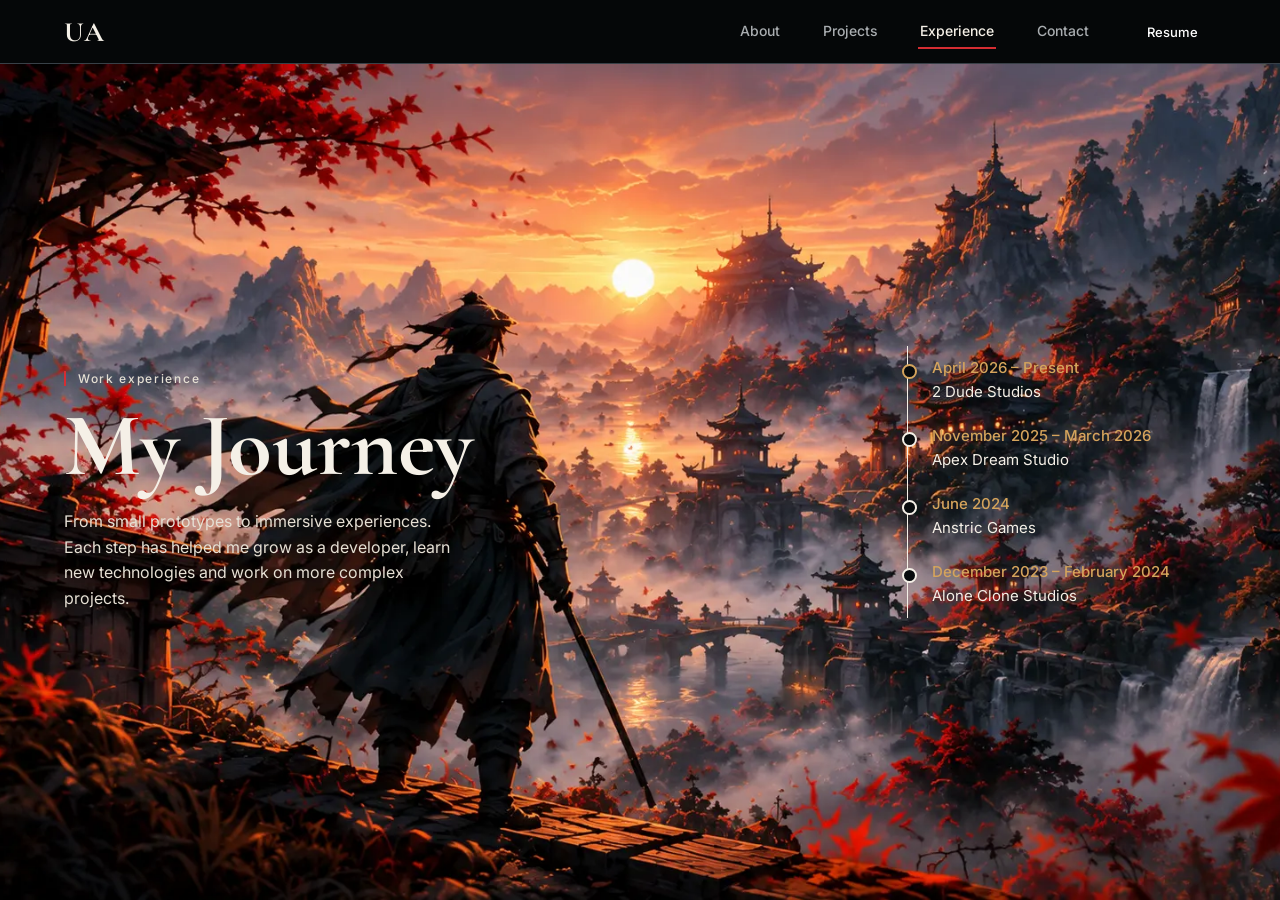
<file: portfolio-site/experience.html>
<!DOCTYPE html>
<html lang="en"><head><meta charset="utf-8">
<meta name="viewport" content="width=device-width, initial-scale=1, viewport-fit=cover">
<title>Experience — Utsav Agarwal</title>
<link href="https://fonts.googleapis.com/css2?family=Cormorant+Garamond:wght@500;600;700&family=Inter:wght@400;500;600&display=swap" rel="stylesheet">
<link rel="stylesheet" href="styles.css"></head><body>
<nav><a class="logo" href="index.html" aria-label="Home">UA</a>
<button class="burger" aria-label="Menu" aria-expanded="false">&#9776;</button>
<div class="links" id="links"><a href="index.html#about">About</a><a href="projects.html">Projects</a><a href="experience.html" class=on>Experience</a><a href="#contact">Contact</a><a class="btn" href="resume.pdf" target="_blank" rel="noopener">Resume</a></div></nav>
<main class="view on">
<!-- MY JOURNEY -->
<section class="snap jour"><img class="bg" src="assets/hero.webp" alt=""><div class="jw"><div><p class="eyebrow">Work experience</p><h1>My Journey</h1><p>From small prototypes to immersive experiences. Each step has helped me grow as a developer, learn new technologies and work on more complex projects.</p></div><ol class="tl"><li><b>April 2026 – Present</b>2 Dude Studios</li><li><b>November 2025 – March 2026</b>Apex Dream Studio</li><li><b>June 2024</b>Anstric Games</li><li><b>December 2023 – February 2024</b>Alone Clone Studios</li></ol></div></section>
<!-- COMPANY: 2 Dude Studios -->
<section class="snap"><div class="split"><div class="pane"><div class="logo-t w"><img src="assets/2-dude-studios.png" alt="2 Dude Studios logo"></div><p class="when">April 2026 – Present</p><h2 class="role">Unity Game Developer · 2 Dude Studios</h2><p style="color:var(--mu)">Location-based entertainment and shared-space VR experiences.</p><ul><li>Building location-based entertainment (LBE) VR experiences for shared physical spaces</li><li>Unity UI systems, arena setup and configuration</li><li>Photon Fusion integration and multiplayer development</li><li>Modular utilities, debugging and testing</li></ul><div class="tags"><span>Unity</span><span>VR</span><span>Photon Fusion</span><span>Multiplayer</span></div></div><div class="vis"><img class="bg" loading="lazy" src="assets/lbe-vr.webp" alt="" style="object-position:50% 50%"></div></div></section>
<!-- COMPANY: Apex Dream Studio -->
<section class="snap"><div class="split flip"><div class="pane"><div class="logo-t"><img src="assets/apex-dream-studio.webp" alt="Apex Dream Studio logo"></div><p class="when">November 2025 – March 2026</p><h2 class="role">Unity Game Developer · Apex Dream Studio</h2><p style="color:var(--mu)">Gameplay and interface work across large-scale VR and voxel-based projects.</p><ul><li>UI contribution to a large-scale VR project</li><li>Gameplay and rendering-related features</li><li>Reusable architecture and scalable systems</li><li>Core functionality for a voxel-based project</li></ul><div class="tags"><span>Unity</span><span>C#</span><span>VR</span><span>UI Systems</span></div></div><div class="vis"><img class="bg" loading="lazy" src="assets/muted-landscape.webp" alt="" style="opacity:.55;object-position:80% 40%"></div></div></section>
<!-- COMPANY: Anstric Games -->
<section class="snap"><div class="split"><div class="pane"><div class="logo-t"><img src="assets/anstric-games.webp" alt="Anstric Games logo"></div><p class="when">June 2024</p><h2 class="role">Unity Game Developer Intern · Anstric Games</h2><p style="color:var(--mu)">A 2D fighting-game prototype, from movement to polish.</p><ul><li>Character movement and combat logic</li><li>Animation control and gameplay implementation</li><li>Particle effects and sound integration</li></ul><div class="tags"><span>Unity</span><span>C#</span><span>2D</span><span>Animation</span></div></div><div class="vis"><img class="bg" loading="lazy" src="assets/fight-arena.webp" alt="" style="object-position:50% 50%"></div></div></section>
<!-- COMPANY: Alone Clone Studios -->
<section class="snap"><div class="split flip"><div class="pane"><div class="logo-t"><img src="assets/alone-clone-studios.webp" alt="Alone Clone Studios logo"></div><p class="when">December 2023 – February 2024</p><h2 class="role">Game Developer Intern · Alone Clone Studios</h2><p style="color:var(--mu)">Unity and Unreal Engine prototypes in a game development internship.</p><ul><li>Multiplayer FPS prototype work</li><li>Weapon rendering and cinematic capture</li><li>Endless-runner mechanics with procedural environments</li><li>Collision-based interactions</li></ul><div class="tags"><span>Unity</span><span>Unreal Engine</span><span>Multiplayer</span><span>Prototyping</span></div></div><div class="vis"><img class="bg" loading="lazy" src="assets/muted-landscape.webp" alt="" style="opacity:.55;object-position:20% 60%"></div></div></section>

<!-- CONTACT -->
<section class="snap contact" id="contact"><div><p class="eyebrow" style="display:inline-block;text-align:left">Contact</p><h2>Let’s build something meaningful.</h2><p>Open to game development opportunities in gameplay systems, AI and VR. Send a message and I’ll reply soon.</p><a class="btn" href="mailto:utsavagarwal2002@gmail.com">Let’s Talk</a><a class="m" href="mailto:utsavagarwal2002@gmail.com">utsavagarwal2002@gmail.com</a></div></section>
</main>
<script src="script.js"></script></body></html>
</file>
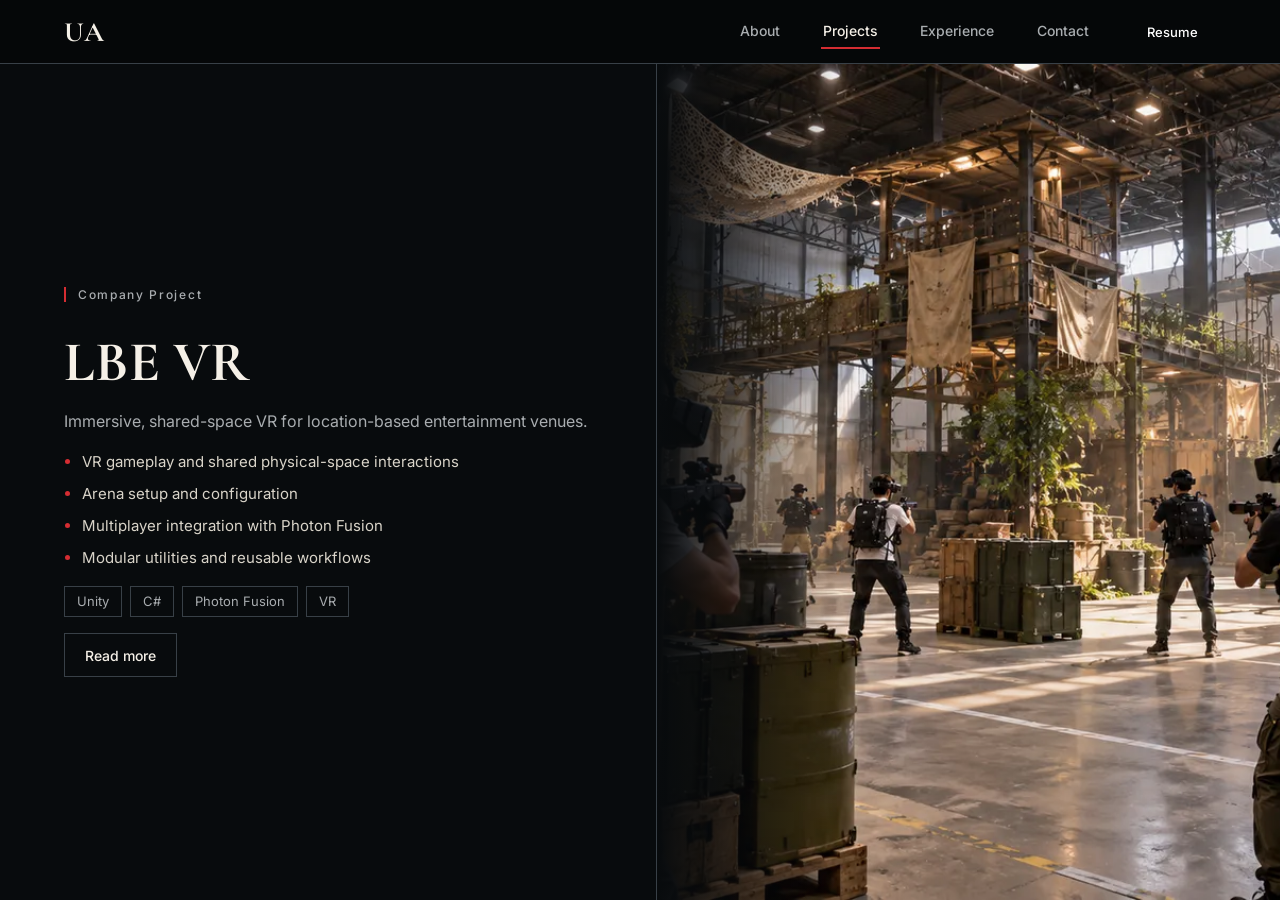
<file: portfolio-site/projects.html>
<!DOCTYPE html>
<html lang="en"><head><meta charset="utf-8">
<meta name="viewport" content="width=device-width, initial-scale=1, viewport-fit=cover">
<title>Projects — Utsav Agarwal</title>
<link href="https://fonts.googleapis.com/css2?family=Cormorant+Garamond:wght@500;600;700&family=Inter:wght@400;500;600&display=swap" rel="stylesheet">
<link rel="stylesheet" href="styles.css"></head><body>
<nav><a class="logo" href="index.html" aria-label="Home">UA</a>
<button class="burger" aria-label="Menu" aria-expanded="false">&#9776;</button>
<div class="links" id="links"><a href="index.html#about">About</a><a href="projects.html" class=on>Projects</a><a href="experience.html">Experience</a><a href="#contact">Contact</a><a class="btn" href="resume.pdf" target="_blank" rel="noopener">Resume</a></div></nav>
<main class="view on">
<!-- PROJECT: LBE VR -->
<section class="snap"><div class="split"><div class="pane"><p class="eyebrow">Company Project</p><h2>LBE VR</h2><p style="color:var(--mu)">Immersive, shared-space VR for location-based entertainment venues.</p><ul><li>VR gameplay and shared physical-space interactions</li><li>Arena setup and configuration</li><li>Multiplayer integration with Photon Fusion</li><li>Modular utilities and reusable workflows</li></ul><div class="tags"><span>Unity</span><span>C#</span><span>Photon Fusion</span><span>VR</span></div><div class="row"><button class="more" aria-expanded="false">Read more</button></div><div class="det">Players share a real arena while the game tracks them in a common virtual space. My work covers the Unity systems that configure each arena, the UI around it, and the networking that keeps everyone in sync.</div></div><div class="vis"><img class="bg" loading="lazy" src="assets/lbe-vr.webp" alt="LBE VR project image"></div></div></section>
<!-- PROJECT: Enemy AI -->
<section class="snap"><div class="split flip"><div class="pane"><p class="eyebrow">Personal Project</p><h2>Enemy AI</h2><p style="color:var(--mu)">Enemy perception, patrol and decision-making for stealth gameplay.</p><ul><li>Patrol routes between waypoints</li><li>Detection and awareness cones</li><li>Suspicious, alerted and searching states</li><li>State transitions tied to player actions</li></ul><div class="tags"><span>Unity</span><span>C#</span><span>State Machines</span><span>AI</span></div><div class="row"><button class="more" aria-expanded="false">Read more</button></div><div class="det">Each enemy runs a finite state machine: patrol, become suspicious when something is seen or heard, investigate, then alert or return to patrol. Detection is driven by vision cones and line-of-sight checks.</div></div><div class="vis"><img class="bg" loading="lazy" src="assets/enemy-ai.webp" alt="Enemy AI project image"><span class="cap">Illustrative concept art, not gameplay capture</span></div></div></section>
<!-- PROJECT: Fight Arena -->
<section class="snap"><div class="split"><div class="pane"><p class="eyebrow">Personal Project</p><h2>Fight Arena</h2><p style="color:var(--mu)">A Tekken-inspired 3D fighting-game prototype.</p><ul><li>Character movement and combat mechanics</li><li>Animation control</li><li>Camera behavior and arena boundaries</li><li>Gameplay UI and visual feedback</li></ul><div class="tags"><span>Unity</span><span>C#</span><span>Animator</span><span>Gameplay</span></div><div class="row"><button class="more" aria-expanded="false">Read more</button></div><div class="det">A two-fighter arena built around responsive movement, attack chains and animation-driven hit windows, with a camera that frames both fighters inside the arena bounds.</div></div><div class="vis"><img class="bg" loading="lazy" src="assets/fight-arena.webp" alt="Fight Arena project image"><span class="cap">Reference artwork, not a capture of this project</span></div></div></section>

<!-- CONTACT -->
<section class="snap contact" id="contact"><div><p class="eyebrow" style="display:inline-block;text-align:left">Contact</p><h2>Let’s build something meaningful.</h2><p>Open to game development opportunities in gameplay systems, AI and VR. Send a message and I’ll reply soon.</p><a class="btn" href="mailto:utsavagarwal2002@gmail.com">Let’s Talk</a><a class="m" href="mailto:utsavagarwal2002@gmail.com">utsavagarwal2002@gmail.com</a></div></section>
</main>
<script src="script.js"></script></body></html>
</file>
<file: styles.css>
/* UTSAV AGARWAL PORTFOLIO - edit colours in :root below */
:root{--bg:#080B0D;--sf:#11171B;--tx:#F5F0E7;--mu:#A9ADB0;--ac:#D52D32;--gd:#D5A45C;--bd:#384047;--pa:#E5D0AD;--nav:64px;--serif:'Cormorant Garamond',Georgia,serif;--sans:'Inter',system-ui,sans-serif;--pad:clamp(20px,5vw,72px);color-scheme:dark}
*{box-sizing:border-box;margin:0}html,body{height:100%;background:var(--bg);color:var(--tx);font:400 16px/1.6 var(--sans)}
a{color:inherit;text-decoration:none}:focus-visible{outline:2px solid var(--gd);outline-offset:3px}
nav{position:fixed;inset:0 0 auto 0;height:calc(var(--nav) + env(safe-area-inset-top,0px));padding:env(safe-area-inset-top,0px) var(--pad) 0;background:#050708;border-bottom:1px solid var(--bd);display:flex;align-items:center;justify-content:space-between;z-index:20}
.logo{font:700 28px var(--serif);letter-spacing:.04em}
.links{display:flex;gap:clamp(16px,3vw,40px);align-items:center}
.links a{font:500 14px var(--sans);color:var(--mu);background:none;border:0;padding:8px 2px;cursor:pointer;border-bottom:2px solid transparent}
.links a.on{color:var(--tx);border-color:var(--ac)}
.btn{display:inline-flex;gap:10px;align-items:center;justify-content:center;background:var(--ac);color:#fff;font:600 15px var(--sans);padding:13px 24px;border:0;border-radius:2px;cursor:pointer;min-height:44px}
.btn:hover{background:#e0383d}.links .btn{padding:9px 18px;color:#fff;border:0;font-size:13px;min-height:40px}
.burger{display:none;background:none;border:1px solid var(--bd);color:var(--tx);width:44px;height:44px;font-size:20px;cursor:pointer}
@media(max-width:900px){.burger{display:block}.links{position:fixed;top:calc(var(--nav) + env(safe-area-inset-top,0px));left:0;right:0;background:#050708;flex-direction:column;align-items:stretch;padding:12px var(--pad) 24px;border-bottom:1px solid var(--bd);display:none}.links.open{display:flex}.links a{text-align:left;padding:14px 0;font-size:16px;border-bottom:1px solid var(--bd)}.links .btn{margin-top:12px}}
.view{position:fixed;inset:calc(var(--nav) + env(safe-area-inset-top,0px)) 0 0 0;overflow-y:auto;scroll-snap-type:y mandatory;overscroll-behavior-y:contain;scroll-behavior:smooth;display:none}
.view.on{display:block}
@media(max-width:700px){.view{scroll-snap-type:y proximity}}
@media(prefers-reduced-motion:reduce){.view{scroll-behavior:auto}}
.snap{min-height:100%;scroll-snap-align:start;scroll-snap-stop:always;position:relative;display:flex;overflow:hidden}
.bg{position:absolute;inset:0;width:100%;height:100%;object-fit:cover;z-index:0}
.eyebrow{font:500 12px var(--sans);letter-spacing:.14em;color:var(--mu);margin-bottom:14px;padding-left:12px;border-left:2px solid var(--ac)}
h1,h2,h3{font-family:var(--serif);font-weight:700;line-height:1.02}
h1{font-size:clamp(44px,7vw,92px)}h2{font-size:clamp(34px,4.4vw,60px);line-height:1.08}
.sub{font:500 clamp(19px,2vw,26px)/1.3 var(--serif);color:var(--tx);margin:18px 0 28px;max-width:20ch}
/* hero */
#hero{align-items:center;justify-content:flex-end;padding:var(--pad)}
#hero .bg{object-position:25% 50%}
#hero:before,.jour:before{content:"";position:absolute;inset:0;z-index:1;pointer-events:none;background:linear-gradient(90deg,transparent 35%,rgba(8,11,13,.92) 72%)}
#hero:before{background:linear-gradient(90deg,rgba(8,11,13,.08) 0%,rgba(8,11,13,.3) 34%,rgba(8,11,13,.86) 60%,rgba(8,11,13,.96) 100%)}
.heroin{position:relative;z-index:2;max-width:480px;width:100%}
.heroin,.jour .jw>div:first-child{background:rgba(8,11,13,.68);border:1px solid rgba(245,240,231,.2);padding:clamp(18px,2.4vw,28px);backdrop-filter:blur(8px);-webkit-backdrop-filter:blur(8px);box-shadow:0 12px 36px rgba(0,0,0,.28)}
#hero h1,#hero .sub,.jour h1,.jour .jw>div>p:not(.eyebrow){color:#fffdf7;text-shadow:0 2px 14px rgba(0,0,0,.95),0 0 32px rgba(0,0,0,.7)}
.badge{display:flex;gap:14px;align-items:center;margin-top:24px;border:1px solid var(--bd);background:rgba(8,11,13,.7);padding:10px 16px;max-width:360px}
.badge img{width:48px;height:48px}.badge b{display:block;font-size:15px}.badge span{font-size:12px;color:var(--mu)}
@media(max-width:760px){#hero{justify-content:center;text-align:center;align-items:flex-end}#hero:before{background:linear-gradient(180deg,rgba(8,11,13,.1) 0,rgba(8,11,13,.45) 28%,rgba(8,11,13,.97) 100%)}#hero .bg{object-position:30% 20%}.heroin{max-width:none}.sub{margin-inline:auto}.btn.full{width:100%}.badge{margin-inline:auto}}
/* about + skills */
.as{display:contents}
@media(min-width:1024px){.as{display:grid;grid-template-columns:1.15fr 1fr;min-height:100%;scroll-snap-align:start;scroll-snap-stop:always}.as .snap{min-height:100%}}
#about{background:var(--pa);color:#1a1410;align-items:center;padding:var(--pad) var(--pad) 40%}
#about .bg{top:auto;height:52%;object-position:50% 70%;-webkit-mask-image:linear-gradient(transparent,#000 35%);mask-image:linear-gradient(transparent,#000 35%)}
#about .eyebrow{color:#5a4a38}#about p{max-width:52ch;margin-top:18px;font-size:clamp(15px,1.25vw,17px);color:#33281d;position:relative}
#about>div{position:relative;z-index:1}
#skills{background:var(--sf);align-items:center;padding:var(--pad);border-left:1px solid var(--bd)}
.grid{display:grid;grid-template-columns:repeat(3,1fr);gap:12px;margin-top:24px;width:100%}
@media(max-width:1023px){#about{padding-bottom:45%}.grid{grid-template-columns:repeat(2,1fr)}}
@media(max-width:420px){.grid{grid-template-columns:1fr}}
.sk{border:1px solid var(--bd);padding:16px 14px;display:flex;flex-direction:column;gap:10px;font-size:14px;font-weight:500;min-height:84px;justify-content:center;background:rgba(8,11,13,.5)}
.sk i{font:700 13px var(--serif);font-style:normal;color:var(--gd);border:1px solid var(--gd);width:30px;height:30px;display:grid;place-items:center}
#skills>div{width:100%}
/* contact */
.contact{align-items:center;justify-content:center;text-align:center;padding:var(--pad);background:radial-gradient(ellipse at 50% 120%,rgba(213,45,50,.28),transparent 60%),var(--bg);border-top:1px solid var(--bd)}
.contact p{margin:16px auto 28px;color:var(--mu);max-width:44ch}.contact a.m{display:block;margin-top:18px;color:var(--gd);font-size:15px}
/* journey */
.jour{align-items:center;padding:var(--pad)}
.jour:before{background:linear-gradient(90deg,rgba(8,11,13,.94) 0%,rgba(8,11,13,.82) 55%,rgba(8,11,13,.94) 100%)}
.jour h1,.jour .jw p,.jour .tl li{color:#f5f0e7;text-shadow:0 2px 12px rgba(0,0,0,.9)}
.jour .tl b{text-shadow:0 2px 10px rgba(0,0,0,.9)}
.jour .bg{object-position:40% 50%}
@media(min-width:761px) and (max-width:1023px){.jw{display:grid;grid-template-columns:minmax(0,1.1fr) minmax(250px,.9fr);gap:20px}.jour .tl{width:100%}}
@media(max-width:760px){#hero:before{background:linear-gradient(180deg,rgba(8,11,13,.38) 0%,rgba(8,11,13,.58) 28%,rgba(8,11,13,.97) 100%)}#hero .heroin{max-width:540px}#hero h1{font-size:clamp(44px,12vw,72px)}#hero .sub{max-width:27ch;margin:16px auto 24px}.jour{align-items:flex-end;text-align:center}.jour:before{background:linear-gradient(180deg,rgba(8,11,13,.38) 0%,rgba(8,11,13,.68) 36%,rgba(8,11,13,.97) 100%)}.jw{display:flex;flex-direction:column;align-items:stretch;gap:16px}.jour .jw>div:first-child{max-width:none}.jour .jw .eyebrow{display:inline-block;text-align:left}.jour .tl{text-align:left;width:100%;padding:12px 14px 12px 0}.jour h1{font-size:clamp(42px,11vw,64px)}.jour .jw>div>p:not(.eyebrow){margin:12px auto 0;max-width:36ch}}
.jw{position:relative;z-index:2;display:flex;justify-content:space-between;align-items:center;gap:40px;width:100%;flex-wrap:wrap}
.jw p{max-width:40ch;margin-top:18px;color:#e6e0d4}
.tl{list-style:none;padding:16px 20px 16px 0;border:1px solid rgba(245,240,231,.2);border-left:2px solid var(--gd);margin:0;background:rgba(8,11,13,.78);backdrop-filter:blur(8px);-webkit-backdrop-filter:blur(8px);box-shadow:0 12px 36px rgba(0,0,0,.28)}
.tl li{padding:10px 0 10px 24px;position:relative;font-size:15px}.tl li:before{content:"";position:absolute;left:-6px;top:18px;width:11px;height:11px;border-radius:50%;background:var(--bg);border:2px solid var(--tx)}
.tl li:first-child:before{border-color:var(--gd)}.tl b{display:block;color:var(--gd);font-weight:500}
/* Projects page hero */
.project-hero{align-items:center;justify-content:flex-end;padding:var(--pad)}
.project-hero .bg{object-position:25% 50%}
.project-hero:before{content:"";position:absolute;inset:0;z-index:1;pointer-events:none;background:linear-gradient(90deg,rgba(8,11,13,.08) 0%,rgba(8,11,13,.3) 34%,rgba(8,11,13,.86) 60%,rgba(8,11,13,.96) 100%)}
.project-hero-copy{position:relative;max-width:520px;width:100%;margin-right:3%;z-index:2;background:rgba(8,11,13,.7);border:1px solid rgba(245,240,231,.2);padding:clamp(20px,2.6vw,32px);backdrop-filter:blur(8px);-webkit-backdrop-filter:blur(8px);box-shadow:0 12px 36px rgba(0,0,0,.3)}
.project-hero h1,.project-hero .intro{color:#fffdf7;text-shadow:0 2px 14px rgba(0,0,0,.98),0 0 32px rgba(0,0,0,.75)}
.project-hero .eyebrow{color:var(--gd)}
.project-hero .intro{font:500 clamp(19px,2vw,26px)/1.4 var(--serif);margin:18px 0 28px;max-width:34ch}
.project-hero .btn{margin-top:2px}
@media(min-width:761px) and (max-width:1023px){.project-hero{justify-content:center}.project-hero-copy{max-width:560px;margin:0}}
@media(max-width:760px){.project-hero{justify-content:center;text-align:center;align-items:flex-end}.project-hero:before{background:linear-gradient(180deg,rgba(8,11,13,.38) 0%,rgba(8,11,13,.62) 30%,rgba(8,11,13,.98) 100%)}.project-hero .bg{object-position:30% 20%}.project-hero-copy{max-width:none;margin:0;width:100%;padding:clamp(18px,5vw,26px)}.project-hero h1{font-size:clamp(44px,12vw,72px)}.project-hero .intro{margin:18px auto 24px;max-width:34ch}.project-hero .eyebrow{display:inline-block}}
/* Responsive YouTube video and fallback artwork */
.video-split{align-items:center}
.video-vis{position:relative;isolation:isolate;background:var(--bg);width:100%;height:auto;min-height:0;aspect-ratio:16/9;align-self:center;border-left:1px solid var(--bd);overflow:hidden}
.video-vis .video-fallback{z-index:0;object-fit:cover;transition:opacity .25s ease}
.video-vis:after{z-index:1;pointer-events:none}
.video-vis .youtube-layer{position:absolute;inset:0;z-index:2;opacity:0;pointer-events:none;transition:opacity .25s ease}
.video-vis .youtube-layer iframe{display:block;width:100%;height:100%;border:0;background:#050708}
.video-vis .youtube-player{position:absolute;inset:0;width:100%;height:100%}
.video-vis .video-fallback-note{position:absolute;inset:0;z-index:3;pointer-events:none;display:flex;align-items:flex-end;transition:opacity .25s ease}
.video-vis .cap{left:14px;bottom:12px;max-width:calc(100% - 28px)}
.video-vis .cap a{color:var(--gd);text-decoration:underline;text-underline-offset:3px;pointer-events:auto}
.video-vis.video-ready .youtube-layer{opacity:1;pointer-events:auto}
.video-vis.video-ready .video-fallback,.video-vis.video-ready .video-fallback-note{opacity:0;pointer-events:none}
.video-vis.video-ready:after{background:transparent;pointer-events:none}
.video-vis.video-unavailable .video-fallback-note{opacity:1}
@media(max-width:860px){.video-split{grid-template-rows:auto auto}.video-vis{width:100%;height:auto;min-height:0;aspect-ratio:16/9;align-self:center;border:0}.video-vis:after{background:linear-gradient(0deg,var(--bg),transparent 60%)}}
/* company + project */
.split{display:grid;grid-template-columns:minmax(0,1.05fr) minmax(0,1fr);width:100%;min-height:100%}
.pane{padding:var(--pad);display:flex;flex-direction:column;justify-content:center;gap:16px;background:var(--bg);position:relative;z-index:1}
.vis{position:relative;min-height:240px;border-left:1px solid var(--bd);overflow:hidden}
.vis .bg{filter:saturate(.9)}.vis:after{content:"";position:absolute;inset:0;background:linear-gradient(90deg,var(--bg),transparent 30%)}
.flip .pane{order:2}.flip .vis{order:1;border:0;border-right:1px solid var(--bd)}.flip .vis:after{background:linear-gradient(270deg,var(--bg),transparent 30%)}
@media(max-width:860px){.split{grid-template-columns:1fr;grid-template-rows:minmax(180px,30vh) auto}.vis{order:-1!important;border:0!important}.vis:after,.flip .vis:after{background:linear-gradient(0deg,var(--bg),transparent 60%)}.flip .pane{order:0}}
.logo-t{width:84px;height:84px;border:1px solid var(--bd);display:grid;place-items:center;background:#000;overflow:hidden}.logo-t img{width:100%;height:100%;object-fit:contain}
.logo-t.w{width:140px;background:#fff0}
.role{font:600 clamp(24px,2.6vw,34px) var(--serif)}.when{font-size:13px;letter-spacing:.1em;color:var(--gd)}
.pane ul{padding-left:18px;display:grid;gap:8px;color:#d9d4c9;font-size:15px}.pane ul li::marker{color:var(--ac)}
.tags{display:flex;flex-wrap:wrap;gap:8px}.tags span{border:1px solid var(--bd);padding:4px 12px;font-size:13px;color:var(--mu)}
.eyebrow a.company-link{color:var(--gd);text-decoration:underline;text-decoration-color:rgba(213,164,92,.55);text-underline-offset:3px}
.project-links{display:flex;flex-wrap:wrap;gap:10px;margin-top:-4px}
.project-links a{color:var(--gd);font-size:14px;text-decoration:underline;text-decoration-color:rgba(213,164,92,.55);text-underline-offset:3px}
.project-links a:hover,.eyebrow a.company-link:hover{color:#f5d49e}
.cap{position:absolute;left:14px;bottom:12px;z-index:2;font-size:12px;color:#cfcac0;background:rgba(8,11,13,.75);padding:4px 10px;border:1px solid var(--bd)}
.more{background:none;border:1px solid var(--bd);color:var(--tx);padding:12px 20px;cursor:pointer;font:500 14px var(--sans);min-height:44px}
.more:hover{border-color:var(--gd)}.det{display:none;border-left:2px solid var(--ac);padding:4px 0 4px 16px;color:#d9d4c9;font-size:14px}.det.on{display:block}
.row{display:flex;gap:12px;flex-wrap:wrap}

/* Paired company experience layout */
.company-pair{display:grid;grid-template-columns:repeat(2,minmax(0,1fr));height:calc(100vh - var(--nav) - env(safe-area-inset-top,0px));min-height:calc(100vh - var(--nav) - env(safe-area-inset-top,0px));scroll-snap-align:start;scroll-snap-stop:always}
.company-entry{height:100%;min-height:100%;min-width:0;scroll-snap-align:none;align-items:center;justify-content:center;padding:clamp(22px,3vw,46px);background:var(--pa);color:#1a1410}
.company-entry .pane{width:100%;max-width:580px;margin:auto;padding:0;gap:clamp(10px,1.5vw,16px);background:transparent;color:#1a1410}
.company-entry .role{color:#1a1410}
.company-entry .when{color:#8c2b25}
.company-entry .pane>p:not(.eyebrow):not(.when){color:#33281d}
.company-entry .pane ul{color:#33281d;font-size:clamp(13px,1.1vw,15px);gap:6px}
.company-entry .tags span{border-color:rgba(26,20,16,.28);color:#33281d;background:rgba(255,255,255,.16)}
.company-entry .logo-t{border-color:rgba(26,20,16,.24);background:rgba(255,255,255,.25)}
@media(max-width:1100px){.company-pair{display:grid;grid-template-columns:minmax(0,1fr);grid-auto-rows:minmax(calc(100vh - var(--nav) - env(safe-area-inset-top,0px)),auto);height:auto;min-height:0;scroll-snap-align:none;scroll-snap-stop:normal}.company-entry{height:auto;min-height:calc(100vh - var(--nav) - env(safe-area-inset-top,0px));scroll-snap-align:start;scroll-snap-stop:always;padding:var(--pad)}.company-entry .pane{max-width:680px}}

/* Alternate the company panels for stronger visual rhythm. A = parchment, B = earthy crimson. */
.company-pair:nth-of-type(1) .company-entry:first-child,
.company-pair:nth-of-type(2) .company-entry:last-child{
  background:#E5D0AD;
  color:#1A1410;
}
.company-pair:nth-of-type(1) .company-entry:last-child,
.company-pair:nth-of-type(2) .company-entry:first-child{
  background:#743238;
  color:#FFF4E8;
}

/* Parchment panels: warm, ink-dark typography and restrained terracotta accents. */
.company-pair:nth-of-type(1) .company-entry:first-child .eyebrow,
.company-pair:nth-of-type(2) .company-entry:last-child .eyebrow{
  color:#704137;
  border-left-color:#9A4E42;
}
.company-pair:nth-of-type(1) .company-entry:first-child .role,
.company-pair:nth-of-type(2) .company-entry:last-child .role{
  color:#1A1410;
}
.company-pair:nth-of-type(1) .company-entry:first-child .when,
.company-pair:nth-of-type(2) .company-entry:last-child .when{
  color:#863C32;
}
.company-pair:nth-of-type(1) .company-entry:first-child .pane>p:not(.eyebrow):not(.when),
.company-pair:nth-of-type(2) .company-entry:last-child .pane>p:not(.eyebrow):not(.when),
.company-pair:nth-of-type(1) .company-entry:first-child .pane ul,
.company-pair:nth-of-type(2) .company-entry:last-child .pane ul{
  color:#33251F;
}
.company-pair:nth-of-type(1) .company-entry:first-child .tags span,
.company-pair:nth-of-type(2) .company-entry:last-child .tags span{
  color:#33251F;
  border-color:rgba(51,37,31,.28);
  background:rgba(255,255,255,.18);
}

/* Earthy-crimson panels: soft ivory text and muted peach highlights. */
.company-pair:nth-of-type(1) .company-entry:last-child .eyebrow,
.company-pair:nth-of-type(2) .company-entry:first-child .eyebrow{
  color:#F3C7B3;
  border-left-color:#E9A184;
}
.company-pair:nth-of-type(1) .company-entry:last-child .role,
.company-pair:nth-of-type(2) .company-entry:first-child .role{
  color:#FFF4E8;
}
.company-pair:nth-of-type(1) .company-entry:last-child .when,
.company-pair:nth-of-type(2) .company-entry:first-child .when{
  color:#F3C197;
}
.company-pair:nth-of-type(1) .company-entry:last-child .pane>p:not(.eyebrow):not(.when),
.company-pair:nth-of-type(2) .company-entry:first-child .pane>p:not(.eyebrow):not(.when),
.company-pair:nth-of-type(1) .company-entry:last-child .pane ul,
.company-pair:nth-of-type(2) .company-entry:first-child .pane ul{
  color:#F3E3D9;
}
.company-pair:nth-of-type(1) .company-entry:last-child .pane ul li::marker,
.company-pair:nth-of-type(2) .company-entry:first-child .pane ul li::marker{
  color:#F1B38E;
}
.company-pair:nth-of-type(1) .company-entry:last-child .tags span,
.company-pair:nth-of-type(2) .company-entry:first-child .tags span{
  color:#FFF0E5;
  border-color:rgba(255,240,229,.38);
  background:rgba(255,255,255,.07);
}
.company-pair:nth-of-type(1) .company-entry:last-child .logo-t,
.company-pair:nth-of-type(2) .company-entry:first-child .logo-t{
  border-color:rgba(255,240,229,.35);
  background:rgba(255,255,255,.08);
}
.company-entry .logo-t{
  box-shadow:0 8px 24px rgba(25,12,10,.12);
}
.company-entry{
  border:1px solid rgba(26,20,16,.09);
}
.company-pair:nth-of-type(1) .company-entry:last-child,
.company-pair:nth-of-type(2) .company-entry:first-child{
  border-color:rgba(255,240,229,.14);
}
.company-entry a{
  text-decoration-color:currentColor;
  text-underline-offset:3px;
}

/* Tablet/mobile order is A-B-A-B rather than mirroring the desktop second pair. */
@media(max-width:1100px){
  .company-pair:nth-of-type(2) .company-entry:first-child{
    background:#E5D0AD;
    color:#1A1410;
    border-color:rgba(26,20,16,.09);
  }
  .company-pair:nth-of-type(2) .company-entry:first-child .eyebrow{
    color:#704137;
    border-left-color:#9A4E42;
  }
  .company-pair:nth-of-type(2) .company-entry:first-child .role{
    color:#1A1410;
  }
  .company-pair:nth-of-type(2) .company-entry:first-child .when{
    color:#863C32;
  }
  .company-pair:nth-of-type(2) .company-entry:first-child .pane>p:not(.eyebrow):not(.when),
  .company-pair:nth-of-type(2) .company-entry:first-child .pane ul{
    color:#33251F;
  }
  .company-pair:nth-of-type(2) .company-entry:first-child .tags span{
    color:#33251F;
    border-color:rgba(51,37,31,.28);
    background:rgba(255,255,255,.18);
  }
  .company-pair:nth-of-type(2) .company-entry:first-child .logo-t{
    border-color:rgba(26,20,16,.24);
    background:rgba(255,255,255,.25);
  }
  .company-pair:nth-of-type(2) .company-entry:last-child{
    background:#743238;
    color:#FFF4E8;
    border-color:rgba(255,240,229,.14);
  }
  .company-pair:nth-of-type(2) .company-entry:last-child .eyebrow{
    color:#F3C7B3;
    border-left-color:#E9A184;
  }
  .company-pair:nth-of-type(2) .company-entry:last-child .role{
    color:#FFF4E8;
  }
  .company-pair:nth-of-type(2) .company-entry:last-child .when{
    color:#F3C197;
  }
  .company-pair:nth-of-type(2) .company-entry:last-child .pane>p:not(.eyebrow):not(.when),
  .company-pair:nth-of-type(2) .company-entry:last-child .pane ul{
    color:#F3E3D9;
  }
  .company-pair:nth-of-type(2) .company-entry:last-child .pane ul li::marker{
    color:#F1B38E;
  }
  .company-pair:nth-of-type(2) .company-entry:last-child .tags span{
    color:#FFF0E5;
    border-color:rgba(255,240,229,.38);
    background:rgba(255,255,255,.07);
  }
  .company-pair:nth-of-type(2) .company-entry:last-child .logo-t{
    border-color:rgba(255,240,229,.35);
    background:rgba(255,255,255,.08);
  }
}

/* Company website and LinkedIn buttons */
.company-actions{
  display:flex;
  flex-wrap:wrap;
  gap:10px;
  margin-top:2px;
}
.company-btn{
  display:inline-flex;
  align-items:center;
  justify-content:center;
  gap:8px;
  min-height:42px;
  padding:9px 14px;
  border:1px solid currentColor;
  border-radius:3px;
  font:600 12px/1.25 var(--sans);
  letter-spacing:.015em;
  text-decoration:none;
  transition:background .18s ease,color .18s ease,border-color .18s ease,transform .18s ease;
}
.company-btn span{
  display:inline-grid;
  place-items:center;
  min-width:16px;
  font:700 12px/1 var(--sans);
}
.company-btn:hover{transform:translateY(-1px)}
.company-btn:focus-visible{outline:2px solid currentColor;outline-offset:3px}

/* Parchment cards use muted terracotta outlines with a warm translucent fill. */
.company-pair:nth-of-type(1) .company-entry:first-child .company-btn,
.company-pair:nth-of-type(2) .company-entry:last-child .company-btn{
  color:#793B32;
  border-color:rgba(121,59,50,.42);
  background:rgba(255,255,255,.28);
}
.company-pair:nth-of-type(1) .company-entry:first-child .company-btn:hover,
.company-pair:nth-of-type(2) .company-entry:last-child .company-btn:hover{
  color:#FFF8F0;
  border-color:#793B32;
  background:#793B32;
}

/* Crimson cards use a pale button face and dark text for clear contrast. */
.company-pair:nth-of-type(1) .company-entry:last-child .company-btn,
.company-pair:nth-of-type(2) .company-entry:first-child .company-btn{
  color:#632A30;
  border-color:#F0D9CB;
  background:#F0D9CB;
}
.company-pair:nth-of-type(1) .company-entry:last-child .company-btn:hover,
.company-pair:nth-of-type(2) .company-entry:first-child .company-btn:hover{
  color:#FFF4E8;
  border-color:#F0D9CB;
  background:rgba(255,255,255,.12);
}

/* Keep the intended A-B-A-B sequence when company cards stack on tablet/mobile. */
@media(max-width:1100px){
  .company-pair:nth-of-type(2) .company-entry:first-child .company-btn{
    color:#793B32;
    border-color:rgba(121,59,50,.42);
    background:rgba(255,255,255,.28);
  }
  .company-pair:nth-of-type(2) .company-entry:first-child .company-btn:hover{
    color:#FFF8F0;
    border-color:#793B32;
    background:#793B32;
  }
  .company-pair:nth-of-type(2) .company-entry:last-child .company-btn{
    color:#632A30;
    border-color:#F0D9CB;
    background:#F0D9CB;
  }
  .company-pair:nth-of-type(2) .company-entry:last-child .company-btn:hover{
    color:#FFF4E8;
    border-color:#F0D9CB;
    background:rgba(255,255,255,.12);
  }
}

/* Match company list bullets to the alternating card backgrounds. */
/* Parchment cards: terracotta bullets. */
.company-pair:nth-of-type(1) .company-entry:first-child .pane ul li::marker,
.company-pair:nth-of-type(2) .company-entry:last-child .pane ul li::marker{
  color:#9A4E42;
}

/* Earthy-crimson cards: light peach bullets. */
.company-pair:nth-of-type(1) .company-entry:last-child .pane ul li::marker,
.company-pair:nth-of-type(2) .company-entry:first-child .pane ul li::marker{
  color:#F1B38E;
}

/* On tablet and mobile, the visual order is parchment–crimson–parchment–crimson. */
@media(max-width:1100px){
  .company-pair:nth-of-type(2) .company-entry:first-child .pane ul li::marker{
    color:#9A4E42;
  }
  .company-pair:nth-of-type(2) .company-entry:last-child .pane ul li::marker{
    color:#F1B38E;
  }
}


/* Homepage featured projects — data-driven cards with responsive native snap scrolling. */
.featured-work{display:flex;flex-direction:column;justify-content:center;align-items:stretch;padding:clamp(26px,3.8vw,54px) var(--pad);background:radial-gradient(ellipse at 50% 100%,rgba(213,45,50,.10),transparent 58%),linear-gradient(180deg,#0a0e11 0%,var(--bg) 100%)}
.featured-inner{width:100%;max-width:1480px;margin:0 auto}
.featured-heading{display:flex;align-items:flex-end;justify-content:space-between;gap:24px;margin-bottom:clamp(16px,2vw,26px)}
.featured-heading-copy{min-width:0}
.featured-heading .eyebrow{margin-bottom:10px}
.featured-heading h2{font-size:clamp(32px,3.4vw,48px);line-height:1.04}
.featured-intro{margin-top:9px;max-width:58ch;color:var(--mu);font-size:14px;line-height:1.5}
.featured-all{display:inline-flex;align-items:center;gap:9px;flex:none;color:var(--gd);font-size:13px;border-bottom:1px solid rgba(213,164,92,.55);padding:5px 0;transition:color .18s,border-color .18s}
.featured-all:hover{color:#f5d49e;border-color:#f5d49e}
.featured-carousel{position:relative;width:100%;min-width:0;container-type:inline-size}
.featured-track{position:relative;display:grid;grid-template-columns:repeat(3,minmax(0,1fr));gap:clamp(12px,1.5vw,20px);width:100%;overflow:visible}
.featured-card{position:relative;display:flex;flex-direction:column;min-width:0;aspect-ratio:4/5;overflow:hidden;background:linear-gradient(145deg,rgba(20,27,32,.98),rgba(13,18,21,.98));border:1px solid var(--bd);box-shadow:0 12px 30px rgba(0,0,0,.18);transition:border-color .2s ease,transform .2s ease,box-shadow .2s ease}
.featured-card:hover{border-color:rgba(213,164,92,.75);transform:translateY(-3px);box-shadow:0 16px 34px rgba(0,0,0,.28)}
.featured-media{position:relative;flex:none;width:100%;aspect-ratio:16/10;overflow:hidden;background:#050708;border-bottom:1px solid var(--bd)}
.featured-media img{display:block;width:100%;height:100%;object-fit:cover;transition:transform .45s ease,filter .3s ease}
.featured-card:hover .featured-media img{transform:scale(1.035);filter:saturate(1.04)}
.featured-media:after{content:"";position:absolute;inset:35% 0 0;background:linear-gradient(180deg,transparent,rgba(5,7,8,.52));pointer-events:none}
.featured-media-note{position:absolute;z-index:1;right:10px;bottom:9px;padding:3px 7px;background:rgba(5,7,8,.72);border:1px solid rgba(245,240,231,.18);color:#d7d1c7;font-size:9px;letter-spacing:.035em}
.featured-play{position:absolute;z-index:2;left:50%;top:50%;display:grid;place-items:center;width:52px;height:52px;transform:translate(-50%,-50%);border:1px solid rgba(245,240,231,.72);border-radius:50%;background:rgba(8,11,13,.78);color:#fff;font:600 17px/1 var(--sans);cursor:pointer;box-shadow:0 6px 22px rgba(0,0,0,.35);transition:background .18s,border-color .18s,transform .18s}
.featured-play span{margin-left:3px}
.featured-play:hover{background:var(--ac);border-color:var(--ac);transform:translate(-50%,-50%) scale(1.06)}
.featured-play:focus-visible{outline:2px solid var(--gd);outline-offset:4px}
.featured-media.is-playing img,.featured-media.is-playing:after,.featured-media.is-playing .featured-media-note{display:none}
.featured-media.is-playing .featured-play{display:none}
.featured-player-host{position:absolute;z-index:3;inset:0;width:100%;height:100%;background:#000}
.featured-player-host iframe{display:block;width:100%;height:100%;border:0;background:#000}

.featured-card-body{display:flex;flex:1;min-height:0;flex-direction:column;gap:clamp(6px,.8vw,10px);padding:clamp(12px,1.35vw,18px)}
.featured-card-meta{display:flex;align-items:center;justify-content:space-between;gap:8px;color:var(--mu);font-size:9px;line-height:1.3;letter-spacing:.075em;text-transform:uppercase}
.featured-card-type{color:var(--gd);font-weight:600}
.featured-card-org{white-space:nowrap;overflow:hidden;text-overflow:ellipsis;text-align:right}
.featured-card h3{font-size:clamp(24px,2.1vw,30px);line-height:1}
.featured-card-description{color:#d9d4c9;font-size:clamp(12px,1vw,13px);line-height:1.45}
.featured-contribution{color:var(--mu);font-size:clamp(11px,.9vw,12px);line-height:1.42}
.featured-contribution b{display:block;margin-bottom:2px;color:#e8e0d3;font-size:9px;font-weight:600;letter-spacing:.08em;text-transform:uppercase}
.featured-card-tags{display:flex;flex-wrap:wrap;gap:5px}
.featured-card-tags span{padding:2px 7px;border:1px solid var(--bd);color:#c4c6c6;font-size:10px;line-height:1.5}
.featured-card-actions{display:flex;align-items:center;justify-content:space-between;gap:8px;flex-wrap:wrap;margin-top:auto;padding-top:4px;border-top:1px solid rgba(56,64,71,.65)}
.featured-card-actions a{display:inline-flex;align-items:center;gap:5px;min-height:30px;font-size:11px;font-weight:600;transition:color .18s ease}
.featured-card-details{color:var(--tx)}
.featured-card-external{color:var(--gd)}
.featured-card-actions a:hover{color:#f5d49e}
.featured-fallback{grid-column:1/-1;padding:24px;border:1px dashed var(--bd);color:var(--mu);text-align:center}
.featured-fallback a{color:var(--gd);text-decoration:underline;text-underline-offset:3px}
.featured-pagination{display:none;align-items:center;justify-content:space-between;gap:14px;margin-top:14px}
.featured-dots{display:flex;align-items:center;gap:7px}
.featured-dot{width:8px;height:8px;padding:0;border:1px solid #788087;border-radius:50%;background:transparent;cursor:pointer;transition:background .18s,border-color .18s,transform .18s}
.featured-dot[aria-pressed="true"]{background:var(--ac);border-color:var(--ac);transform:scale(1.15)}
.featured-navigation{display:flex;align-items:center;gap:8px}
.featured-counter{min-width:42px;margin-right:3px;color:var(--mu);font-size:10px;font-variant-numeric:tabular-nums;letter-spacing:.08em}
.featured-arrow{display:grid;place-items:center;width:34px;height:34px;border:1px solid var(--bd);background:rgba(17,23,27,.7);color:var(--tx);font:500 17px/1 var(--sans);cursor:pointer;transition:background .18s,border-color .18s,color .18s}
.featured-arrow:hover:not(:disabled){border-color:var(--gd);color:var(--gd)}
.featured-arrow:disabled{opacity:.35;cursor:default}
.featured-track:focus-visible{outline:2px solid var(--gd);outline-offset:4px}
.featured-track.is-dragging{cursor:grabbing;scroll-snap-type:none}
.featured-track.is-dragging a{pointer-events:none}
#skills{border-left:0}
@media (min-width:761px) and (max-width:1023px){
 .featured-pagination{display:flex}
 .featured-track{cursor:grab}
 .featured-work{padding:clamp(24px,3.5vw,38px) clamp(24px,4vw,42px)}
 .featured-track{display:flex;gap:18px;overflow-x:auto;overflow-y:hidden;scroll-snap-type:x mandatory;scroll-snap-stop:always;scroll-behavior:smooth;overscroll-behavior-x:contain;scrollbar-width:none}
 .featured-track::-webkit-scrollbar{display:none}
 .featured-card{flex:0 0 calc((100% - 18px)/2);scroll-snap-align:start;scroll-snap-stop:always}
 .featured-card-body{padding:14px;gap:8px}
 .featured-card h3{font-size:27px}
 .featured-card-description{font-size:12px}
 .featured-card-actions a{font-size:10.5px}
}
@media (max-width:760px){
 .featured-pagination{display:flex}
 .featured-track{cursor:grab}
 .featured-work{justify-content:flex-start;gap:0;padding:clamp(24px,5vw,34px) 0 22px}
 .featured-heading{align-items:flex-start;padding:0 var(--pad);margin-bottom:15px}
 .featured-heading h2{font-size:clamp(30px,8vw,40px);max-width:14ch}
 .featured-intro{font-size:12px;max-width:42ch}
 .featured-all{margin-top:22px;font-size:11px}
 .featured-track{display:flex;gap:14px;overflow-x:auto;overflow-y:hidden;padding:0 7.5cqi 5px;scroll-snap-type:x mandatory;scroll-snap-stop:always;scroll-behavior:smooth;overscroll-behavior-x:contain;scrollbar-width:none}
 .featured-track::-webkit-scrollbar{display:none}
 .featured-card{flex:0 0 85cqi;scroll-snap-align:center;scroll-snap-stop:always}
 .featured-card-body{padding:13px;gap:7px}
 .featured-card h3{font-size:26px}
 .featured-card-description{font-size:12px}
 .featured-contribution{font-size:11px}
 .featured-card-actions a{font-size:10.5px}
 .featured-pagination{padding:0 var(--pad);margin-top:11px}
}
@media (max-width:760px){.view{scroll-snap-type:y proximity}}
@media (prefers-reduced-motion:reduce){
 .featured-track{scroll-behavior:auto!important}
 .featured-card,.featured-media img,.featured-arrow,.featured-dot{transition:none!important}
}

/* Keep 4:5 cards content-balanced at narrow phone widths. */
.featured-card-body{gap:6px;padding:12px}
.featured-card h3{font-size:clamp(23px,1.9vw,27px)}
.featured-card-description{font-size:11.5px;line-height:1.35}
.featured-contribution{font-size:10.5px;line-height:1.28}
.featured-contribution b{font-size:8.5px}
.featured-card-tags span{padding:1px 6px;font-size:9px}
.featured-card-actions a{min-height:26px;font-size:10px}
@media (min-width:761px) and (max-width:1023px){
 .featured-card-body{padding:11px;gap:6px}
 .featured-card h3{font-size:25px}
 .featured-card-description{font-size:11px}
 .featured-contribution{font-size:10px}
 .featured-card-actions a{font-size:9.5px}
}
@media (max-width:760px){
 .featured-card-body{padding:10px 11px;gap:5px}
 .featured-card h3{font-size:23px}
 .featured-card-description{font-size:10.8px;line-height:1.3}
 .featured-contribution{font-size:10px;line-height:1.25}
 .featured-contribution b{font-size:8px}
 .featured-card-tags span{font-size:8.5px}
 .featured-card-actions a{min-height:24px;font-size:9.5px}
}



/* ==========================================================
   SINGLE-PAGE WUXIA-INSPIRED PRESENTATION
   Original portfolio content and project cards are retained.
   ========================================================== */
html{scroll-behavior:smooth;scroll-padding-top:calc(var(--nav) + 18px)}
html,body{height:auto;min-height:100%;background:#080b0d}
body.single-page{overflow-x:hidden;background:
  radial-gradient(ellipse at 12% 18%,rgba(164,117,63,.07),transparent 32%),
  radial-gradient(ellipse at 88% 55%,rgba(126,36,41,.09),transparent 38%),
  #080b0d}
.site-nav{background:rgba(5,7,8,.94);backdrop-filter:blur(16px);-webkit-backdrop-filter:blur(16px)}
.site-nav .logo{font-size:30px;letter-spacing:.08em}
.site-nav .links a{position:relative;transition:color .22s ease,border-color .22s ease}
.site-nav .links a:not(.btn):hover{color:var(--gd)}
.site-nav .links .btn{border-bottom:0}
.site-nav .links .on:not(.btn){color:var(--tx);border-color:var(--ac)}
.site-nav .nav-resume{white-space:nowrap}
.scroll-progress{position:fixed;z-index:30;top:calc(var(--nav) + env(safe-area-inset-top,0px));left:0;right:0;height:2px;background:rgba(245,240,231,.08);pointer-events:none}
.scroll-progress span{display:block;width:100%;height:100%;background:linear-gradient(90deg,#9a292e,#d5a45c);transform:scaleX(0);transform-origin:left center}
#main-content.view{position:relative;inset:auto;display:block;overflow:visible;width:100%;height:auto;min-height:0;margin-top:calc(var(--nav) + env(safe-area-inset-top,0px));scroll-snap-type:none;overscroll-behavior:auto;scroll-behavior:smooth}
#main-content .snap,#main-content .portfolio-section{min-height:0;scroll-snap-align:none;scroll-snap-stop:normal;scroll-margin-top:calc(var(--nav) + env(safe-area-inset-top,0px) + 18px)}
.portfolio-hero{min-height:calc(100svh - var(--nav))!important;min-height:max(650px,calc(100svh - var(--nav)))!important;position:relative;isolation:isolate;align-items:center}
.portfolio-hero .hero-bg{object-position:25% 50%;filter:saturate(.86) contrast(1.05)}
.portfolio-hero:after{content:"";position:absolute;z-index:1;inset:0;pointer-events:none;opacity:.48;background:
  linear-gradient(90deg,transparent 0 38%,rgba(5,7,8,.25) 58%,rgba(5,7,8,.86) 100%),
  linear-gradient(0deg,rgba(5,7,8,.35),transparent 35%)}
.portfolio-hero:before{z-index:1}
.portfolio-hero .heroin{z-index:2;border:1px solid rgba(213,164,92,.36);border-left:2px solid var(--gd);background:linear-gradient(135deg,rgba(7,10,11,.8),rgba(7,10,11,.56));box-shadow:0 24px 70px rgba(0,0,0,.42);backdrop-filter:blur(10px)}
.portfolio-hero .eyebrow{color:#e2c28c}
.portfolio-hero h1{letter-spacing:-.025em}
.portfolio-hero .badge{border-color:rgba(213,164,92,.32)}
.hero-side-note{position:absolute;z-index:2;left:var(--pad);top:50%;display:flex;align-items:center;gap:12px;writing-mode:vertical-rl;transform:translateY(-50%);color:rgba(245,240,231,.7);font-size:9px;letter-spacing:.28em}
.hero-side-note i{display:block;width:1px;height:64px;background:linear-gradient(var(--gd),transparent)}
.hero-scroll-cue{position:absolute;z-index:2;right:var(--pad);bottom:32px;display:flex;align-items:center;gap:14px;color:rgba(245,240,231,.72);font-size:9px;letter-spacing:.2em}
.hero-scroll-cue i{position:relative;display:block;width:1px;height:46px;background:rgba(213,164,92,.55);overflow:hidden}
.hero-scroll-cue i:after{content:"";position:absolute;left:0;top:-50%;width:1px;height:50%;background:#f4d49d;animation:scroll-cue 1.8s ease-in-out infinite}
@keyframes scroll-cue{to{transform:translateY(190%)}}
.portfolio-section{position:relative;isolation:isolate}
.lore-section{display:grid;grid-template-columns:minmax(0,1.08fr) minmax(360px,.92fr);gap:clamp(26px,6vw,92px);align-items:center;padding:clamp(80px,10vw,150px) var(--pad);background:linear-gradient(180deg,#e9d7b8,#d8c09b);color:#211b15}
.lore-visual{position:relative;min-height:clamp(390px,48vw,650px);overflow:hidden;box-shadow:18px 18px 0 rgba(96,59,36,.12)}
.lore-visual:after{content:"";position:absolute;inset:0;border:1px solid rgba(55,39,24,.32);pointer-events:none}
.lore-visual img{position:absolute;inset:0;width:100%;height:100%;object-fit:cover;object-position:center 60%;filter:sepia(.16) saturate(.78);transition:transform 1.2s cubic-bezier(.2,.7,.2,1)}
.lore-visual:hover img{transform:scale(1.035)}
.image-caption{position:absolute;z-index:1;left:16px;bottom:16px;padding:7px 10px;background:rgba(8,11,13,.74);border:1px solid rgba(213,164,92,.4);color:#f1dfc1;font-size:9px;letter-spacing:.12em}
.visual-index{position:absolute;z-index:1;right:18px;top:18px;display:flex;align-items:center;gap:9px;color:#f4e5cb;font-size:9px;letter-spacing:.16em;text-shadow:0 1px 8px #000}
.visual-index i{width:34px;height:1px;background:var(--gd)}
.lore-copy{max-width:590px}
.lore-copy .eyebrow{color:#70583b;border-color:#9a292e}
.lore-copy h2{font-size:clamp(38px,4.8vw,68px);line-height:.98;color:#251d16}
.lore-copy>p:not(.eyebrow){margin-top:22px;color:#483a2b;font-size:clamp(15px,1.25vw,18px);line-height:1.85}
.ornament-divider{display:flex;align-items:center;gap:12px;width:min(220px,70%);margin-top:28px}
.ornament-divider span{height:1px;flex:1;background:rgba(85,61,37,.42)}
.ornament-divider i{width:8px;height:8px;border:1px solid #9a292e;transform:rotate(45deg)}
.text-link{display:inline-flex;align-items:center;gap:10px;margin-top:26px;padding-bottom:5px;border-bottom:1px solid rgba(154,41,46,.5);color:#7c292c;font-size:12px;font-weight:700;letter-spacing:.08em;text-transform:uppercase;transition:gap .2s ease,color .2s ease}
.text-link:hover{gap:16px;color:#a12e34}
.featured-work{min-height:0!important;padding:clamp(70px,8vw,112px) var(--pad) clamp(60px,7vw,96px);background:
  radial-gradient(ellipse at 50% 95%,rgba(154,41,46,.2),transparent 52%),
  linear-gradient(180deg,#090d0f 0%,#0d1316 50%,#080b0d 100%)}
.featured-work:before{content:"";position:absolute;inset:0;z-index:-1;opacity:.18;pointer-events:none;background-image:radial-gradient(rgba(235,208,165,.22) .55px,transparent .55px);background-size:5px 5px;mask-image:linear-gradient(transparent,#000 15%,#000 90%,transparent)}
.featured-inner{max-width:1500px}
.featured-heading{align-items:flex-end;margin-bottom:clamp(24px,3vw,42px)}
.featured-heading .eyebrow{color:#d9b981}
.featured-heading h2{font-size:clamp(42px,5.6vw,76px);line-height:.96;letter-spacing:-.02em}
.featured-intro{max-width:54ch;margin-top:16px;font-size:clamp(13px,1.2vw,16px);line-height:1.7}
.section-side-label{padding-bottom:7px;color:rgba(213,164,92,.7);font-size:9px;letter-spacing:.2em;text-align:right}
.featured-card{border-color:rgba(213,164,92,.25);background:linear-gradient(145deg,rgba(22,28,30,.99),rgba(8,12,14,.99));box-shadow:0 20px 50px rgba(0,0,0,.26)}
.featured-card:hover{border-color:rgba(213,164,92,.8)}
.featured-media{border-color:rgba(213,164,92,.24)}
.featured-media-note{color:#f1dfc1;border-color:rgba(213,164,92,.35)}
.featured-card-type{color:#e0b86f}
.featured-card h3{font-size:clamp(26px,2.5vw,36px)}
.featured-card-actions{border-color:rgba(213,164,92,.18)}
.featured-pagination{margin-top:24px}
.featured-dot{width:9px;height:9px}
.featured-counter{font-size:11px}
.featured-arrow{width:42px;height:42px;border-color:rgba(213,164,92,.28);background:rgba(8,11,13,.65)}
.project-notes{padding:clamp(72px,9vw,132px) var(--pad);background:linear-gradient(180deg,#e8d5b4 0%,#ddc7a2 100%);color:#211b15}
.section-heading{max-width:760px;margin:0 auto clamp(38px,5vw,70px);text-align:center}
.section-heading .eyebrow{display:inline-block;color:#74583b;border-color:#9a292e}
.section-heading h2{font-size:clamp(38px,5vw,66px);line-height:.98;color:#241c15}
.section-heading>p:not(.eyebrow){max-width:55ch;margin:16px auto 0;color:#65513b;font-size:14px;line-height:1.7}
.project-note{display:grid;grid-template-columns:minmax(0,1.05fr) minmax(0,.95fr);align-items:stretch;max-width:1280px;margin:0 auto 34px;border:1px solid rgba(75,53,31,.25);background:rgba(255,249,236,.48);box-shadow:0 18px 42px rgba(57,38,20,.08)}
.project-note:last-child{margin-bottom:0}
.project-note-reverse .project-note-visual{order:2}
.project-note-reverse .project-note-copy{order:1}
.project-note-visual{position:relative;min-height:390px;overflow:hidden;background:#1a2020}
.project-note-visual:after{content:"";position:absolute;inset:0;border:1px solid rgba(213,164,92,.28);pointer-events:none}
.project-note-visual img{width:100%;height:100%;min-height:390px;display:block;object-fit:cover;transition:transform .8s cubic-bezier(.2,.7,.2,1),filter .5s}
.project-note:hover .project-note-visual img{transform:scale(1.035);filter:saturate(1.04)}
.project-note-copy{align-self:center;padding:clamp(24px,4vw,56px);color:#2a2118}
.project-kicker{display:flex;justify-content:space-between;gap:12px;color:#8b312f;font-size:10px;font-weight:700;letter-spacing:.16em;text-transform:uppercase}
.project-kicker span{color:#947d5a}
.project-note-copy h3{margin-top:12px;font-size:clamp(38px,4.3vw,58px);color:#211a14}
.project-note-copy>p:not(.project-kicker){margin-top:14px;color:#594a38;font-size:14px;line-height:1.75}
.project-note-copy ul{margin:18px 0 0;padding-left:18px;color:#51422f;font-size:13px;line-height:1.75}
.project-note-copy li{padding-left:5px;margin-bottom:5px}
.project-note-copy li::marker{color:#9a292e}
.project-note-copy .tags{display:flex;flex-wrap:wrap;gap:7px;margin-top:20px}
.project-note-copy .tags span{padding:4px 9px;border:1px solid rgba(75,53,31,.28);color:#5c4b37;font-size:10px}
.project-note-copy .text-link{margin-top:22px}
.journey-section{position:relative;overflow:hidden;padding:clamp(78px,10vw,145px) var(--pad);background:#0b1012;color:var(--tx)}
.journey-backdrop{position:absolute;z-index:-1;inset:0;opacity:.2;background:
  linear-gradient(90deg,#080b0d 0%,rgba(8,11,13,.52) 50%,#080b0d 100%),
  url("assets/hero.webp") center 45%/cover no-repeat;filter:saturate(.55)}
.journey-inner{position:relative;max-width:1200px;margin:auto}
.journey-heading{display:grid;grid-template-columns:1fr minmax(260px,.72fr);align-items:end;gap:30px;margin-bottom:56px}
.journey-heading .eyebrow{grid-column:1/-1;margin-bottom:-14px;color:#d9b981}
.journey-heading h2{font-size:clamp(52px,7vw,92px);line-height:.86}
.journey-heading>p{max-width:42ch;color:#c3beb3;font-size:14px;line-height:1.8}
.experience-list{position:relative;display:grid;gap:24px}
.experience-list:before{content:"";position:absolute;left:135px;top:10px;bottom:34px;width:1px;background:linear-gradient(transparent,rgba(213,164,92,.7) 8%,rgba(213,164,92,.3) 90%,transparent)}
.experience-entry{position:relative;display:grid;grid-template-columns:110px minmax(0,1fr);gap:52px;align-items:start}
.experience-date{position:relative;display:flex;flex-direction:column;gap:7px;padding-top:26px;text-align:right;color:#d6cbb9}
.experience-date:after{content:"";position:absolute;right:-32px;top:31px;width:9px;height:9px;border:2px solid var(--gd);border-radius:50%;background:#0b1012;box-shadow:0 0 0 5px rgba(213,164,92,.08)}
.experience-date span{color:#d4a45d;font-size:9px;font-weight:700;letter-spacing:.2em}
.experience-date b{font-size:10px;font-weight:500;line-height:1.5}
.experience-card{display:grid;grid-template-columns:84px minmax(0,1fr);gap:22px;padding:clamp(20px,3vw,36px);border:1px solid rgba(213,164,92,.24);background:linear-gradient(125deg,rgba(24,31,32,.96),rgba(12,17,18,.96));box-shadow:0 16px 42px rgba(0,0,0,.18)}
.experience-card-parchment{background:linear-gradient(135deg,#e8d7b9,#d6bd96);border-color:rgba(55,39,24,.24);color:#2a2118}
.experience-logo{display:grid;place-items:center;width:76px;height:76px;border:1px solid rgba(83,64,42,.24);background:rgba(255,250,238,.68);padding:10px}
.experience-logo img{display:block;width:100%;height:100%;object-fit:contain}
.experience-logo.logo-dark{background:rgba(255,255,255,.9)}
.experience-content{min-width:0}
.experience-company{color:#d7ad6a;font-size:10px;font-weight:700;letter-spacing:.17em;text-transform:uppercase}
.experience-card-parchment .experience-company{color:#8e3731}
.experience-content h3{margin-top:5px;font-size:clamp(25px,2.8vw,36px)}
.experience-content>p:not(.experience-company){margin-top:10px;color:#c6c0b5;font-size:13px;line-height:1.7}
.experience-card-parchment .experience-content>p:not(.experience-company){color:#594937}
.experience-content ul{margin:16px 0 0;padding-left:17px;color:#d1cbc0;font-size:12px;line-height:1.75}
.experience-card-parchment .experience-content ul{color:#51422f}
.experience-content li{margin-bottom:4px;padding-left:4px}
.experience-content li::marker{color:#d5a45c}
.experience-card-parchment .experience-content li::marker{color:#913c35}
.experience-content .tags{display:flex;flex-wrap:wrap;gap:6px;margin-top:16px}
.experience-content .tags span{padding:3px 8px;border:1px solid rgba(213,164,92,.27);color:#e5d8c3;font-size:9px}
.experience-card-parchment .tags span{border-color:rgba(69,49,28,.25);color:#5a4833}
.experience-links{display:flex;flex-wrap:wrap;gap:20px;margin-top:18px}
.experience-links a{color:#e0b76f;font-size:10px;font-weight:700;letter-spacing:.07em;text-transform:uppercase}
.experience-card-parchment .experience-links a{color:#82312f}
.experience-links a:hover{text-decoration:underline;text-underline-offset:4px}
.skills-section{padding:clamp(78px,10vw,140px) var(--pad);background:
  radial-gradient(ellipse at 50% 0%,rgba(148,39,44,.15),transparent 48%),
  linear-gradient(180deg,#e8d5b4,#d9c19b);color:#251e16}
.skills-shell{max-width:1200px;margin:auto}
.skills-section .section-heading{margin-bottom:48px}
.skill-groups{display:grid;grid-template-columns:repeat(3,minmax(0,1fr));gap:15px}
.skill-group{position:relative;min-height:270px;padding:clamp(22px,3vw,34px);border:1px solid rgba(65,46,27,.27);background:rgba(255,249,236,.42);box-shadow:0 15px 34px rgba(57,38,20,.07);transition:transform .25s ease,background .25s ease}
.skill-group:hover{transform:translateY(-5px);background:rgba(255,249,236,.7)}
.skill-index{display:grid;place-items:center;width:34px;height:34px;border:1px solid #9a292e;color:#8b302e;font:600 15px var(--serif)}
.skill-group h3{margin-top:24px;font-size:clamp(25px,2.6vw,34px)}
.skill-group>p{margin-top:7px;color:#69553d;font-size:12px;line-height:1.6}
.skill-chips{display:flex;flex-wrap:wrap;gap:7px;margin-top:24px}
.skill-chips span{padding:5px 9px;border:1px solid rgba(65,46,27,.25);color:#51422f;font-size:10px}
.skill-footnote{display:flex;align-items:center;justify-content:center;gap:14px;margin-top:40px;color:#806b4d;font:italic 17px var(--serif)}
.skill-footnote i{width:48px;height:1px;background:rgba(128,107,77,.42)}
.contact-section{position:relative;display:flex;flex-direction:column;align-items:center;justify-content:center;min-height:620px!important;padding:100px var(--pad) 34px;overflow:hidden;text-align:center;background:
  radial-gradient(ellipse at 50% 115%,rgba(170,45,50,.38),transparent 55%),
  linear-gradient(140deg,#130f10,#080b0d 60%,#121014);color:#f5f0e7}
.contact-art{position:absolute;z-index:-1;inset:0;opacity:.18;background:
  linear-gradient(90deg,#090b0c,transparent 50%,#090b0c),
  url("assets/wanderer.webp") center 48%/cover no-repeat;filter:grayscale(.4) saturate(.55)}
.contact-content{position:relative;max-width:700px;margin:auto}
.contact-content .eyebrow{display:inline-block;color:#e0bc7d}
.contact-content h2{font-size:clamp(45px,6.4vw,78px);line-height:.95}
.contact-content>p:not(.eyebrow){max-width:46ch;margin:20px auto 28px;color:#c3bcb1;font-size:14px;line-height:1.8}
.contact-cta{background:linear-gradient(135deg,#a82d34,#7e2027);border:1px solid rgba(236,190,119,.55);box-shadow:0 9px 26px rgba(0,0,0,.24)}
.contact-cta:hover{background:#b33c40}
.contact-email{display:block;margin-top:18px;color:#e2bb78;font-size:13px}
.site-footer{display:flex;align-items:center;justify-content:space-between;gap:15px;width:100%;max-width:1200px;margin:90px auto 0;padding-top:18px;border-top:1px solid rgba(213,164,92,.25);color:#9e9689;font-size:10px}
.site-footer a:last-child{color:#d9b879}
.footer-mark{font:700 26px var(--serif);letter-spacing:.08em;color:#f5f0e7}
.has-reveal .reveal{opacity:0;transform:translateY(24px);transition:opacity .75s ease,transform .75s cubic-bezier(.2,.7,.2,1)}
.has-reveal .reveal.is-visible{opacity:1;transform:translateY(0)}
@media(max-width:1023px){
 .lore-section{grid-template-columns:1fr 1fr;gap:28px;padding-top:76px;padding-bottom:76px}
 .lore-visual{min-height:480px}
 .journey-heading{grid-template-columns:1fr;gap:15px}
 .journey-heading .eyebrow{grid-column:auto;margin:0}
 .journey-heading>p{max-width:58ch}
 .experience-list:before{left:112px}
 .experience-entry{grid-template-columns:90px minmax(0,1fr);gap:44px}
 .experience-date:after{right:-28px}
}
@media(max-width:760px){
 .portfolio-hero{min-height:calc(100svh - var(--nav))!important;min-height:max(660px,calc(100svh - var(--nav)))!important;justify-content:center;text-align:center;align-items:flex-end;padding:20px}
 .portfolio-hero:after{background:linear-gradient(180deg,rgba(8,11,13,.1),rgba(8,11,13,.36) 32%,rgba(8,11,13,.96) 100%)}
 .portfolio-hero .hero-bg{object-position:30% 18%}
 .portfolio-hero .heroin{max-width:560px;margin:0 auto 32px;padding:22px 18px}
 .portfolio-hero h1{font-size:clamp(46px,12vw,70px)}
 .hero-side-note{left:13px;top:34%;font-size:7px}
 .hero-scroll-cue{right:20px;bottom:18px;font-size:8px;gap:8px}
 .lore-section{grid-template-columns:1fr;padding:70px 20px;gap:33px}
 .lore-visual{min-height:360px}
 .lore-copy{padding:0 3px}
 .lore-copy h2{font-size:clamp(40px,11vw,58px)}
 .featured-work{padding:70px 0 60px}
 .featured-heading{align-items:flex-start;padding:0 var(--pad);gap:10px}
 .featured-heading h2{font-size:clamp(39px,10vw,58px);max-width:12ch}
 .section-side-label{display:none}
 .featured-track{padding-left:7.5cqi;padding-right:7.5cqi;scroll-padding-inline:7.5cqi}
 .featured-card{scroll-snap-align:center}
 .featured-pagination{padding:0 var(--pad)}
 .project-notes{padding:72px 18px}
 .project-note{grid-template-columns:1fr;margin-bottom:22px}
 .project-note-reverse .project-note-visual,.project-note-reverse .project-note-copy{order:initial}
 .project-note-visual,.project-note-visual img{min-height:245px;height:245px}
 .project-note-copy{padding:25px 20px 28px}
 .project-note-copy h3{font-size:42px}
 .project-note-copy ul{font-size:12px}
 .journey-section{padding:72px 18px}
 .journey-heading{margin-bottom:34px}
 .journey-heading h2{font-size:clamp(54px,15vw,78px)}
 .experience-list{gap:18px}
 .experience-list:before{left:7px;top:20px;bottom:25px}
 .experience-entry{display:block;padding-left:26px}
 .experience-date{padding:0 0 10px;text-align:left}
 .experience-date:after{left:-23px;right:auto;top:4px}
 .experience-date span{font-size:8px}
 .experience-card{grid-template-columns:1fr;gap:15px;padding:19px}
 .experience-logo{width:62px;height:62px}
 .experience-content h3{font-size:29px}
 .experience-content ul{font-size:11px}
 .skills-section{padding:72px 18px}
 .skill-groups{grid-template-columns:1fr;gap:12px}
 .skill-group{min-height:0;padding:24px}
 .skill-group h3{margin-top:17px}
 .site-footer{margin-top:65px;flex-wrap:wrap;justify-content:center;text-align:center}
 .site-footer span{order:3;flex-basis:100%}
}
@media(max-width:420px){
 .portfolio-hero .heroin{padding:19px 14px}
 .portfolio-hero h1{font-size:clamp(42px,11.5vw,58px)}
 .hero-side-note{display:none}
 .lore-visual{min-height:310px}
 .project-note-copy{padding:22px 17px}
 .experience-card{padding:16px}
 .experience-content h3{font-size:26px}
 .skill-footnote{font-size:15px}
}
@media(prefers-reduced-motion:reduce){
 html{scroll-behavior:auto}
 .portfolio-hero .hero-scroll-cue i:after{animation:none}
 .lore-visual img,.project-note-visual img,.skill-group,.has-reveal .reveal{transition:none!important;transform:none!important}
 .has-reveal .reveal{opacity:1}
}



/* Resolve legacy homepage ID rules in favour of the single-page section compositions. */
.single-page #about{
  display:grid;
  grid-template-columns:minmax(0,1.08fr) minmax(360px,.92fr);
  align-items:center;
  gap:clamp(26px,6vw,92px);
  min-height:0;
  padding:clamp(80px,10vw,150px) var(--pad);
  background:linear-gradient(180deg,#e9d7b8,#d8c09b);
  color:#211b15;
}
.single-page #skills{
  min-height:0;
  align-items:stretch;
  padding:clamp(78px,10vw,140px) var(--pad);
  border:0;
  background:
    radial-gradient(ellipse at 50% 0%,rgba(148,39,44,.15),transparent 48%),
    linear-gradient(180deg,#e8d5b4,#d9c19b);
}
.journey-backdrop{z-index:0}
.journey-inner{z-index:1}
.contact-art{z-index:0}
.contact-content,.site-footer{position:relative;z-index:1}
@media(max-width:1023px){
  .single-page #about{grid-template-columns:1fr 1fr;gap:28px;padding-top:76px;padding-bottom:76px}
}
@media(max-width:760px){
  .single-page #about{grid-template-columns:1fr;padding:70px 20px;gap:33px}
  .single-page #skills{padding:72px 18px}
}



/* Project card content: only the details region scrolls; media and footer stay fixed. */
.featured-card{
  aspect-ratio:auto;
  height:clamp(660px,76vh,790px);
  min-height:660px;
}
.featured-card-body{
  flex:1;
  min-height:0;
  display:flex;
  flex-direction:column;
  gap:10px;
  overflow:hidden;
}
.featured-card-top{flex:0 0 auto}
.featured-card-top h3{margin-top:7px}
.featured-card-top .featured-card-description{margin-top:8px}
.featured-detail-scroll{
  flex:1 1 auto;
  min-height:0;
  overflow-y:auto;
  overflow-x:hidden;
  overscroll-behavior:contain;
  -webkit-overflow-scrolling:touch;
  touch-action:pan-y;
  scrollbar-width:thin;
  scrollbar-color:rgba(213,164,92,.65) rgba(213,164,92,.08);
  padding:2px 9px 8px 0;
}
.featured-detail-scroll::-webkit-scrollbar{width:5px}
.featured-detail-scroll::-webkit-scrollbar-track{background:rgba(213,164,92,.08)}
.featured-detail-scroll::-webkit-scrollbar-thumb{background:rgba(213,164,92,.55);border-radius:8px}
.featured-detail-scroll .featured-contribution{font-size:12px;line-height:1.6}
.featured-detail-scroll .featured-contribution b{margin-bottom:4px;color:#e8c78c;font-size:9px;letter-spacing:.13em}
.featured-detail-narrative{margin-top:12px;color:#c9c5bb;font-size:12px;line-height:1.7}
.featured-pointers-title{margin-top:16px;color:#e1bc78;font:600 10px/1.4 var(--sans);letter-spacing:.13em;text-transform:uppercase}
.featured-detail-list{margin:9px 0 0;padding:0 0 0 17px;color:#d9d4c9;font-size:11px;line-height:1.65}
.featured-detail-list li{padding-left:4px;margin:0 0 7px}
.featured-detail-list li::marker{color:var(--gd)}
.featured-card-footer{flex:0 0 auto;display:flex;flex-direction:column;gap:10px;padding-top:10px;border-top:1px solid rgba(213,164,92,.22)}
.featured-card-footer .featured-card-tags{display:flex;flex-wrap:wrap;gap:5px}
.featured-card-footer .featured-card-actions{display:flex;align-items:center;justify-content:space-between;gap:8px;flex-wrap:wrap;margin:0;padding:0;border:0}
.featured-card-footer .featured-card-actions a{min-height:34px;font-size:10px}
.featured-card-footer .featured-card-details{color:#f0e8d8}
.featured-card-footer .featured-card-external{color:var(--gd)}
@media(max-width:760px){
  .featured-card{height:clamp(680px,82svh,820px);min-height:680px}
  .featured-card-body{padding:12px;gap:9px}
  .featured-detail-scroll .featured-contribution{font-size:11px}
  .featured-detail-narrative{font-size:11px;line-height:1.65}
  .featured-detail-list{font-size:10.5px}
  .featured-card-footer .featured-card-actions a{font-size:9px}
}
@media(max-width:360px){
  .featured-card{height:760px}
  .featured-card-footer .featured-card-actions{justify-content:flex-start}
}
@media(prefers-reduced-motion:reduce){
  .featured-detail-scroll{scroll-behavior:auto}
}



/* ==========================================================
   FULL-PAGE SECTION SNAP
   Each top-level portfolio section is a deliberate scroll stop.
   Long sections can still be scrolled through without clipping.
   ========================================================== */
html{
  scroll-snap-type:none;
  scroll-behavior:auto;
  overflow:hidden;
}
body.single-page{
  height:100%;
  min-height:100%;
  overflow:hidden;
  overscroll-behavior:none;
}
#main-content.view{
  position:fixed;
  inset:calc(var(--nav) + env(safe-area-inset-top,0px)) 0 0;
  display:block;
  width:100%;
  height:auto;
  min-height:0;
  margin:0;
  overflow-x:hidden;
  overflow-y:auto;
  -webkit-overflow-scrolling:touch;
  overscroll-behavior-y:contain;
  scroll-behavior:smooth;
  scroll-snap-type:y mandatory;
  scroll-snap-align:none;
  scroll-padding-block:0;
  scrollbar-width:thin;
  scrollbar-color:rgba(213,164,92,.42) rgba(245,240,231,.04);
}
#main-content.view::-webkit-scrollbar{width:6px}
#main-content.view::-webkit-scrollbar-track{background:rgba(245,240,231,.035)}
#main-content.view::-webkit-scrollbar-thumb{background:rgba(213,164,92,.45);border-radius:8px}
#main-content:focus{outline:none}
#main-content:focus-visible{outline:2px solid rgba(213,164,92,.35);outline-offset:-3px}
#main-content > section{
  position:relative;
  min-height:100%;
  height:auto;
  scroll-snap-align:start;
  scroll-snap-stop:always;
  scroll-margin:0;
}
#main-content > .portfolio-hero,
#main-content > .lore-section,
#main-content > .featured-work,
#main-content > .journey-section,
#main-content > .skills-section{
  min-height:100%!important;
}
#main-content > .contact-section{
  min-height:max(100%,620px)!important;
}
/* The project carousel remains an independent horizontal snap area. */
#main-content .featured-track{
  scroll-snap-type:x mandatory;
  overscroll-behavior-x:contain;
}
#main-content .featured-card{
  scroll-snap-stop:always;
}
/* Keep section transitions reliable on touch devices too. */
@media(max-width:760px){
  #main-content.view{
    scroll-snap-type:y mandatory;
    overscroll-behavior-y:contain;
    scrollbar-width:none;
  }
  #main-content.view::-webkit-scrollbar{display:none}
  #main-content > section{scroll-snap-stop:always}
}
@media(prefers-reduced-motion:reduce){
  #main-content.view{scroll-behavior:auto}
}


/* Section snapping correction: use the actual fixed scrollport height and allow
   nested project copy to hand vertical scrolling back to the page at its edges. */
#main-content.view{
  scroll-snap-type:y mandatory;
  scroll-snap-points-y:repeat(100%);
  scroll-padding-top:0;
  scroll-padding-bottom:0;
  scroll-behavior:smooth;
  -webkit-overflow-scrolling:touch;
}
#main-content > section{
  min-height:calc(100vh - var(--nav) - env(safe-area-inset-top,0px));
  min-height:calc(100svh - var(--nav) - env(safe-area-inset-top,0px));
  scroll-snap-align:start;
  scroll-snap-stop:always;
}
#main-content > .portfolio-hero{
  min-height:calc(100vh - var(--nav) - env(safe-area-inset-top,0px))!important;
  min-height:calc(100svh - var(--nav) - env(safe-area-inset-top,0px))!important;
}
#main-content > .contact-section{
  min-height:max(calc(100svh - var(--nav) - env(safe-area-inset-top,0px)),620px)!important;
}
#main-content .featured-detail-scroll{
  overscroll-behavior-x:contain;
  overscroll-behavior-y:auto;
  touch-action:pan-y;
}
@media(max-width:760px){
  #main-content.view{
    scroll-snap-type:y mandatory;
    scroll-snap-stop:always;
    scroll-padding:0;
  }
  #main-content > section{
    min-height:calc(100vh - var(--nav) - env(safe-area-inset-top,0px));
    min-height:calc(100svh - var(--nav) - env(safe-area-inset-top,0px));
  }
  #main-content .featured-detail-scroll{
    overscroll-behavior-y:auto;
    touch-action:pan-y;
  }
}
@media(prefers-reduced-motion:reduce){
  #main-content.view{scroll-behavior:auto}
}


/* ==========================================================
   VIEWPORT-FIT LAYOUT
   Every top-level section except Journey occupies exactly the
   visible scrollport below the fixed navigation.
   ========================================================== */
:root{
  --section-viewport-height:calc(100vh - var(--nav) - env(safe-area-inset-top,0px));
  --section-viewport-height:calc(100svh - var(--nav) - env(safe-area-inset-top,0px));
}
#main-content.view{
  scroll-snap-type:y mandatory;
  scroll-snap-align:none;
  scroll-padding:0;
}
#main-content > section{
  box-sizing:border-box;
  width:100%;
  height:var(--section-viewport-height);
  min-height:var(--section-viewport-height);
  max-height:var(--section-viewport-height);
  overflow:hidden;
  scroll-snap-align:start;
  scroll-snap-stop:always;
}
#main-content > .portfolio-hero{
  height:var(--section-viewport-height)!important;
  min-height:var(--section-viewport-height)!important;
  max-height:var(--section-viewport-height)!important;
  padding:clamp(12px,2.2vh,26px) var(--pad);
}
#main-content > .journey-section{
  height:auto;
  min-height:var(--section-viewport-height);
  max-height:none;
  overflow:hidden;
  scroll-snap-stop:normal;
  padding:clamp(42px,6vh,76px) var(--pad);
}
#main-content > .contact-section{
  height:var(--section-viewport-height);
  min-height:var(--section-viewport-height);
  max-height:var(--section-viewport-height);
  padding:22px var(--pad) 18px;
}

/* About: keep the image and copy together in one viewport. */
#main-content > .lore-section,
.single-page #about{
  display:grid;
  grid-template-columns:minmax(0,1.02fr) minmax(0,.98fr);
  grid-template-rows:minmax(0,1fr);
  align-items:center;
  gap:clamp(22px,4vw,56px);
  height:var(--section-viewport-height);
  min-height:var(--section-viewport-height);
  max-height:var(--section-viewport-height);
  padding:clamp(22px,4vh,48px) var(--pad);
  overflow:hidden;
}
#main-content .lore-visual{
  width:100%;
  height:min(100%,68vh);
  min-height:0;
  max-height:100%;
}
#main-content .lore-copy{
  min-width:0;
  min-height:0;
  max-width:590px;
}
#main-content .lore-copy h2{
  font-size:clamp(30px,3.7vw,56px);
}
#main-content .lore-copy>p:not(.eyebrow){
  margin-top:clamp(10px,1.8vh,20px);
  font-size:clamp(11px,.95vw,14px);
  line-height:1.68;
}
#main-content .ornament-divider{margin-top:clamp(12px,2vh,22px)}
#main-content .lore-copy .text-link{margin-top:clamp(12px,2vh,22px)}

/* Projects: compress the heading and let the card's own detail pane scroll. */
#main-content > .featured-work{
  display:flex;
  flex-direction:column;
  justify-content:stretch;
  height:var(--section-viewport-height);
  min-height:var(--section-viewport-height);
  max-height:var(--section-viewport-height);
  padding:clamp(12px,2.5vh,26px) 0 clamp(10px,2vh,20px);
  overflow:hidden;
}
#main-content .featured-inner{
  display:grid;
  grid-template-rows:auto minmax(0,1fr) auto;
  align-content:stretch;
  gap:clamp(7px,1.3vh,13px);
  width:100%;
  height:100%;
  min-height:0;
  max-height:100%;
}
#main-content .featured-heading{
  min-height:0;
  margin:0;
  padding:0 var(--pad);
}
#main-content .featured-heading h2{
  font-size:clamp(34px,4.4vw,60px);
  line-height:.94;
}
#main-content .featured-intro{
  max-width:58ch;
  margin-top:clamp(5px,1vh,10px);
  font-size:clamp(10px,.95vw,13px);
  line-height:1.48;
}
#main-content .featured-carousel{
  display:flex;
  flex-direction:column;
  min-height:0;
  height:100%;
}
#main-content .featured-track{
  flex:1 1 auto;
  min-height:0;
  height:100%;
  align-items:stretch;
}
#main-content .featured-card{
  height:100%;
  min-height:0;
  max-height:100%;
}
#main-content .featured-media{flex:none}
#main-content .featured-card-body{min-height:0}
#main-content .featured-pagination{
  flex:0 0 auto;
  margin-top:0;
  padding:0 var(--pad);
}

/* Skills: three compact toolkits inside a single scene. */
#main-content > .skills-section{
  display:flex;
  align-items:center;
  height:var(--section-viewport-height);
  min-height:var(--section-viewport-height);
  max-height:var(--section-viewport-height);
  padding:clamp(18px,3.2vh,38px) var(--pad);
  overflow:hidden;
}
#main-content .skills-shell{
  display:flex;
  flex-direction:column;
  justify-content:center;
  width:100%;
  height:100%;
  min-height:0;
  max-height:100%;
}
#main-content .skills-section .section-heading{
  margin:0 auto clamp(14px,2.4vh,26px);
}
#main-content .skills-section .section-heading h2{
  font-size:clamp(32px,4.2vw,56px);
}
#main-content .skills-section .section-heading>p:not(.eyebrow){
  margin-top:8px;
  font-size:clamp(10px,.95vw,13px);
}
#main-content .skill-groups{
  grid-template-columns:repeat(3,minmax(0,1fr));
  gap:clamp(10px,1.5vw,18px);
  min-height:0;
}
#main-content .skill-group{
  min-height:0;
  padding:clamp(14px,2vw,24px);
}
#main-content .skill-group h3{margin-top:clamp(10px,1.4vh,16px)}
#main-content .skill-group>p{font-size:10px}
#main-content .skill-chips{gap:5px;margin-top:clamp(10px,1.5vh,17px)}
#main-content .skill-chips span{font-size:9px;padding:4px 7px}
#main-content .skill-footnote{margin-top:clamp(12px,2vh,20px);font-size:14px}

/* Contact: the footer stays within the final viewport. */
#main-content .contact-section{
  justify-content:center;
  gap:0;
}
#main-content .contact-content{flex:0 0 auto;margin:auto}
#main-content .contact-content h2{font-size:clamp(38px,5.3vw,68px)}
#main-content .contact-content>p:not(.eyebrow){
  margin:clamp(10px,1.7vh,18px) auto clamp(14px,2.2vh,22px);
  font-size:clamp(11px,1vw,14px);
}
#main-content .contact-email{margin-top:12px}
#main-content .site-footer{flex:0 0 auto;margin:clamp(14px,2.5vh,26px) auto 0;padding-top:12px}

/* Journey is the one intentionally long section; scroll through its full history. */
#main-content .journey-section{
  height:auto;
  min-height:var(--section-viewport-height);
  max-height:none;
  scroll-snap-align:start;
  scroll-snap-stop:normal;
}

/* Tablet: slightly tighter composition, without turning the compact sections into pages. */
@media(max-width:1023px) and (min-width:761px){
  #main-content > .lore-section,
  #main-content .single-page #about{
    grid-template-columns:minmax(0,.9fr) minmax(0,1.1fr);
    gap:22px;
    padding:22px 30px;
  }
  #main-content .lore-visual{height:62vh}
  #main-content .lore-copy h2{font-size:clamp(30px,4vw,42px)}
  #main-content .featured-heading h2{font-size:clamp(34px,4.4vw,46px)}
  #main-content .featured-card-footer .featured-card-actions a{font-size:8px}
  #main-content .skill-group{padding:14px}
}

/* Phone: About becomes a compact image-over-copy composition; projects and
   skills use the available viewport height rather than fixed tall cards. */
@media(max-width:760px){
  #main-content > .portfolio-hero{
    padding:12px 16px;
  }
  #main-content .portfolio-hero .heroin{
    max-width:560px;
    margin:0 auto 18px;
    padding:clamp(14px,2.2vh,20px) 16px;
  }
  #main-content .portfolio-hero h1{font-size:clamp(40px,10.5vw,60px)}
  #main-content .hero-scroll-cue{bottom:10px}

  #main-content > .lore-section,
  #main-content .single-page #about{
    display:grid;
    grid-template-columns:minmax(0,1fr);
    grid-template-rows:minmax(0,.72fr) minmax(0,1fr);
    gap:clamp(7px,1.4vh,12px);
    padding:12px 18px;
  }
  #main-content .lore-visual{
    height:100%;
    min-height:0;
    max-height:100%;
    box-shadow:8px 8px 0 rgba(96,59,36,.12);
  }
  #main-content .lore-copy{
    display:flex;
    flex-direction:column;
    justify-content:center;
    max-width:none;
    padding:0 2px;
  }
  #main-content .lore-copy .eyebrow{margin-bottom:4px;font-size:9px}
  #main-content .lore-copy h2{font-size:clamp(25px,6.7vw,38px);line-height:.98}
  #main-content .ornament-divider{width:150px;margin-top:7px}
  #main-content .lore-copy>p:not(.eyebrow){
    margin-top:7px;
    font-size:clamp(9px,2.55vw,11px);
    line-height:1.48;
  }
  #main-content .lore-copy .text-link{margin-top:8px;font-size:9px}

  #main-content > .featured-work{
    padding:10px 0 8px;
  }
  #main-content .featured-inner{
    gap:7px;
    grid-template-rows:auto minmax(0,1fr) auto;
  }
  #main-content .featured-heading{padding:0 18px;align-items:flex-start}
  #main-content .featured-heading .eyebrow{margin-bottom:5px;font-size:8px}
  #main-content .featured-heading h2{font-size:clamp(30px,8vw,42px);line-height:.92}
  #main-content .featured-intro{font-size:9px;line-height:1.35;margin-top:4px}
  #main-content .featured-track{
    height:100%;
    min-height:0;
    padding:0 7.5cqi 3px;
    scroll-padding-inline:7.5cqi;
  }
  #main-content .featured-card{
    height:100%;
    min-height:0;
    max-height:100%;
  }
  #main-content .featured-media{aspect-ratio:16/9}
  #main-content .featured-card-body{padding:9px;gap:6px}
  #main-content .featured-card-top h3{font-size:clamp(23px,6vw,29px)}
  #main-content .featured-card-top .featured-card-description{font-size:9px;line-height:1.35}
  #main-content .featured-detail-scroll .featured-contribution,
  #main-content .featured-detail-narrative{font-size:9px;line-height:1.42}
  #main-content .featured-detail-list{font-size:8.5px;line-height:1.38}
  #main-content .featured-card-footer{gap:5px;padding-top:6px}
  #main-content .featured-card-footer .featured-card-tags span{font-size:6.5px;padding:2px 5px}
  #main-content .featured-card-footer .featured-card-actions a{font-size:7.5px;min-height:26px}
  #main-content .featured-pagination{padding:0 18px}
  #main-content .featured-counter{font-size:9px}
  #main-content .featured-arrow{width:32px;height:32px}

  #main-content > .skills-section{padding:12px 18px}
  #main-content .skills-shell{justify-content:center;gap:0}
  #main-content .skills-section .section-heading{margin:0 auto 10px}
  #main-content .skills-section .section-heading .eyebrow{font-size:8px;margin-bottom:5px}
  #main-content .skills-section .section-heading h2{font-size:clamp(27px,7.5vw,40px)}
  #main-content .skills-section .section-heading>p:not(.eyebrow){font-size:9px;line-height:1.4;margin-top:5px}
  #main-content .skill-groups{grid-template-columns:1fr;gap:7px}
  #main-content .skill-group{padding:10px 12px}
  #main-content .skill-index{width:23px;height:23px;font-size:11px}
  #main-content .skill-group h3{margin-top:5px;font-size:clamp(18px,5vw,23px)}
  #main-content .skill-group>p{margin-top:2px;font-size:8px}
  #main-content .skill-chips{gap:4px;margin-top:5px}
  #main-content .skill-chips span{font-size:7.5px;padding:2px 5px}
  #main-content .skill-footnote{margin-top:8px;font-size:11px}

  #main-content > .contact-section{padding:14px 18px 12px}
  #main-content .contact-content h2{font-size:clamp(37px,9vw,52px)}
  #main-content .contact-content>p:not(.eyebrow){font-size:10px;line-height:1.5}
  #main-content .contact-content .btn{min-height:38px;padding:9px 18px;font-size:12px}
  #main-content .contact-email{font-size:10px;margin-top:8px}
  #main-content .site-footer{margin-top:12px;padding-top:9px;font-size:8px}
  #main-content .footer-mark{font-size:20px}

  /* Journey may exceed one viewport and is the only vertically long section. */
  #main-content > .journey-section{
    height:auto;
    min-height:var(--section-viewport-height);
    max-height:none;
    padding:42px 18px;
    overflow:hidden;
  }
}

/* Short landscape phones and short desktop windows get a denser, still readable fit. */
@media(max-height:720px){
  #main-content > .lore-section,
  #main-content .single-page #about{padding:12px 24px;gap:16px}
  #main-content .lore-visual{height:62vh}
  #main-content .lore-copy h2{font-size:clamp(26px,3.3vw,42px)}
  #main-content .lore-copy>p:not(.eyebrow){font-size:10px;line-height:1.42;margin-top:8px}
  #main-content > .featured-work{padding-top:8px;padding-bottom:6px}
  #main-content .featured-heading h2{font-size:clamp(30px,3.5vw,44px)}
  #main-content .featured-intro{font-size:9px;margin-top:4px}
  #main-content > .skills-section{padding-top:10px;padding-bottom:10px}
  #main-content .skills-section .section-heading{margin-bottom:8px}
  #main-content .skill-group{padding:10px 14px;min-height:0}
  #main-content .skill-group h3{margin-top:6px}
  #main-content .skill-chips{margin-top:6px}
  #main-content .site-footer{margin-top:10px}
}
@media(max-width:760px) and (max-height:720px){
  #main-content > .lore-section,
  #main-content .single-page #about{padding:8px 14px;gap:6px}
  #main-content .lore-copy h2{font-size:clamp(22px,6vw,30px)}
  #main-content .lore-copy>p:not(.eyebrow){font-size:8px;line-height:1.34;margin-top:4px}
  #main-content .lore-copy .text-link{font-size:8px;margin-top:5px}
  #main-content .featured-heading h2{font-size:28px}
  #main-content .featured-intro{font-size:8px}
  #main-content .featured-detail-scroll .featured-contribution,
  #main-content .featured-detail-narrative{font-size:8px}
  #main-content .featured-detail-list{font-size:7.5px}
  #main-content .skill-group{padding:7px 10px}
  #main-content .skill-group h3{font-size:17px}
  #main-content .skill-chips span{font-size:7px;padding:1px 4px}
  #main-content .site-footer{margin-top:8px}
}
@media(prefers-reduced-motion:reduce){
  #main-content > section{scroll-behavior:auto}
}


/* Final snap-target override: the legacy single-page styles above disable
   snapping on .snap and .portfolio-section. These higher-specificity rules
   restore every top-level section as a target inside the fixed scrollport. */
#main-content.view > section{
  scroll-margin:0;
  scroll-snap-align:start;
  scroll-snap-stop:always;
}
#main-content.view > .journey-section{
  scroll-snap-stop:normal;
}


/* Keep the Projects title aligned to the first visible project card.
   Desktop/tablet cards start at the grid/track edge; on phones the carousel
   deliberately insets its first card by 7.5vw, so the title shares that inset. */
#main-content > .featured-work{
  --featured-card-inset:0px;
}
#main-content .featured-heading{
  padding-inline:var(--featured-card-inset);
}
@media(max-width:760px){
  #main-content > .featured-work{
    --featured-card-inset:7.5vw;
  }
  #main-content .featured-track{
    padding-inline:var(--featured-card-inset);
  }
}


/* Projects interaction polish: bring the cards closer to the heading and let
   nested detail scrolling cooperate with the page and horizontal carousel. */
#main-content .featured-inner{
  gap:clamp(3px,.65vh,7px);
}
#main-content .featured-detail-scroll{
  overscroll-behavior-x:contain;
  overscroll-behavior-y:auto;
  touch-action:pan-y;
}
@media(max-width:760px){
  #main-content .featured-inner{gap:4px}
}


/* Let touch horizontal pans started over project copy use the carousel's
   native momentum instead of a direct, finger-locked scroll handler. */
#main-content .featured-detail-scroll{
  touch-action:pan-x pan-y;
  overscroll-behavior-x:auto;
  overscroll-behavior-y:auto;
}

/* The viewport-fit rule removes the old tablet section gutters; restore a
   consistent outer margin around both the grid and its aligned heading. */
@media(min-width:761px) and (max-width:1023px){
  #main-content > .featured-work{
    padding-inline:clamp(24px,4vw,42px);
  }
}

/* Keep the Skills navbar link aligned with the responsive About + Skills layout.
   It is hidden while both sections share one desktop snap stop, and visible
   again when narrower layouts give each section its own page. */
@media (min-width:1024px){
  .site-nav .links a[href="#skills"]{display:none}
}

/* About + Skills follow the responsive composition from main:
   - >=1024px: one side-by-side, full-viewport snap stop.
   - <1024px: two separate, full-viewport snap stops. */
#main-content > .as{
  width:100%;
  scroll-snap-align:start;
  scroll-snap-stop:always;
}

/* Main's original About artwork and Skills tile grid. */
#main-content .as > #about{
  display:flex;
  align-items:center;
  padding:var(--pad) var(--pad) 40%;
  background:var(--pa);
  color:#1a1410;
}
#main-content .as > #about .bg{
  top:auto;
  height:52%;
  object-position:50% 70%;
  -webkit-mask-image:linear-gradient(transparent,#000 35%);
  mask-image:linear-gradient(transparent,#000 35%);
}
#main-content .as > #about .eyebrow{color:#5a4a38}
#main-content .as > #about p{
  max-width:52ch;
  margin-top:18px;
  font-size:clamp(15px,1.25vw,17px);
  color:#33281d;
  position:relative;
}
#main-content .as > #about > div{position:relative;z-index:1}

#main-content .as > #skills{
  display:flex;
  align-items:center;
  padding:var(--pad);
  border-left:1px solid var(--bd);
  background:var(--sf);
}
#main-content .as > #skills > div{width:100%}

@media(min-width:1024px){
  #main-content > .as{
    display:grid;
    grid-template-columns:minmax(0,1.15fr) minmax(0,1fr);
    grid-template-rows:minmax(0,1fr);
    height:var(--section-viewport-height);
    min-height:var(--section-viewport-height);
    max-height:var(--section-viewport-height);
    overflow:hidden;
  }
  #main-content .as > #about,
  #main-content .as > #skills{
    box-sizing:border-box;
    width:100%;
    height:100%;
    min-height:100%;
    max-height:100%;
    scroll-snap-align:none;
    scroll-snap-stop:normal;
    overflow:hidden;
  }
}

@media(max-width:1023px){
  /* display:contents makes both child sections independent snap targets. */
  #main-content > .as{display:contents}
  #main-content .as > #about{
    width:100%;
    height:var(--section-viewport-height);
    min-height:var(--section-viewport-height);
    max-height:var(--section-viewport-height);
    padding-bottom:45%;
    scroll-snap-align:start;
    scroll-snap-stop:always;
  }
  #main-content .as > #skills{
    box-sizing:border-box;
    width:100%;
    height:var(--section-viewport-height);
    min-height:var(--section-viewport-height);
    max-height:var(--section-viewport-height);
    padding:var(--pad);
    border-left:0;
    overflow-x:hidden;
    overflow-y:auto;
    overscroll-behavior-y:contain;
    scroll-snap-align:start;
    scroll-snap-stop:always;
  }
}

/* Keep the short project description at the desktop reading size on every device. */
#main-content .featured-card-top .featured-card-description{
  font-size:13.5px;
  line-height:1.45;
}


/* About and Skills are snap targets inside the responsive .as wrapper.
   Clear the legacy document-flow offset so their leading edges align with
   the fixed scrollport used by the single-page layout. */
#main-content .as > #about,
#main-content .as > #skills{
  scroll-margin:0;
}

/* Skills may need its own scroll area on narrow phones, but reaching either
   edge must chain the gesture to the main page so Experience remains reachable. */
@media(max-width:1023px){
  #main-content .as > #skills{
    overscroll-behavior-y:auto;
  }
}


/* About copy anchor on smaller screens: keep the heading at a stable top edge
   so it remains above the lower artwork as the paragraph wraps. The copy can
   naturally extend over the image only when its height requires it. */
@media(max-width:1023px){
  #main-content .as > #about{
    align-items:flex-start;
    padding-top:clamp(28px,5vh,52px);
  }
  #main-content .as > #about > div{
    width:100%;
    align-self:flex-start;
  }
  #main-content .as > #about .eyebrow{
    margin-top:0;
  }
}


/* Final About copy positioning by viewport:
   Keep the mobile composition as-is, tighten the tablet top inset, and pin
   desktop copy to the upper part of its panel instead of vertical centering. */
@media(min-width:761px) and (max-width:1023px){
  #main-content .as > #about{
    align-items:flex-start;
    padding-top:clamp(20px,3vh,30px);
  }
  #main-content .as > #about > div{
    align-self:flex-start;
  }
}

@media(min-width:1024px){
  #main-content .as > #about{
    align-items:flex-start;
    padding-top:clamp(32px,5vh,64px);
  }
  #main-content .as > #about > div{
    align-self:flex-start;
  }
}


/* Mobile About copy: add breathing room at the right edge. */
@media(max-width:760px){
  #main-content .as > #about > div{
    box-sizing:border-box;
    padding-right:clamp(14px,3vw,22px);
  }
}


/* Keep client ownership context visually secondary to the project label. */
.featured-card-type-note{
  display:inline-block;
  margin-left:5px;
  color:#e6c68c;
  text-transform:none;
}


/* Temporary section visibility toggle: removing the class restores the section. */
.is-temporarily-hidden{display:none!important;}
</file>
<file: portfolio-site/styles.css>
/* UTSAV AGARWAL PORTFOLIO - edit colours in :root below */
:root{--bg:#080B0D;--sf:#11171B;--tx:#F5F0E7;--mu:#A9ADB0;--ac:#D52D32;--gd:#D5A45C;--bd:#384047;--pa:#E5D0AD;--nav:64px;--serif:'Cormorant Garamond',Georgia,serif;--sans:'Inter',system-ui,sans-serif;--pad:clamp(20px,5vw,72px);color-scheme:dark}
*{box-sizing:border-box;margin:0}html,body{height:100%;background:var(--bg);color:var(--tx);font:400 16px/1.6 var(--sans)}
a{color:inherit;text-decoration:none}:focus-visible{outline:2px solid var(--gd);outline-offset:3px}
nav{position:fixed;inset:0 0 auto 0;height:calc(var(--nav) + env(safe-area-inset-top,0px));padding:env(safe-area-inset-top,0px) var(--pad) 0;background:#050708;border-bottom:1px solid var(--bd);display:flex;align-items:center;justify-content:space-between;z-index:20}
.logo{font:700 28px var(--serif);letter-spacing:.04em}
.links{display:flex;gap:clamp(16px,3vw,40px);align-items:center}
.links a{font:500 14px var(--sans);color:var(--mu);background:none;border:0;padding:8px 2px;cursor:pointer;border-bottom:2px solid transparent}
.links a.on{color:var(--tx);border-color:var(--ac)}
.btn{display:inline-flex;gap:10px;align-items:center;justify-content:center;background:var(--ac);color:#fff;font:600 15px var(--sans);padding:13px 24px;border:0;border-radius:2px;cursor:pointer;min-height:44px}
.btn:hover{background:#e0383d}.links .btn{padding:9px 18px;color:#fff;border:0;font-size:13px;min-height:40px}
.burger{display:none;background:none;border:1px solid var(--bd);color:var(--tx);width:44px;height:44px;font-size:20px;cursor:pointer}
@media(max-width:900px){.burger{display:block}.links{position:fixed;top:calc(var(--nav) + env(safe-area-inset-top,0px));left:0;right:0;background:#050708;flex-direction:column;align-items:stretch;padding:12px var(--pad) 24px;border-bottom:1px solid var(--bd);display:none}.links.open{display:flex}.links a{text-align:left;padding:14px 0;font-size:16px;border-bottom:1px solid var(--bd)}.links .btn{margin-top:12px}}
.view{position:fixed;inset:calc(var(--nav) + env(safe-area-inset-top,0px)) 0 0 0;overflow-y:auto;scroll-snap-type:y mandatory;overscroll-behavior-y:contain;scroll-behavior:smooth;display:none}
.view.on{display:block}
@media(max-width:700px){.view{scroll-snap-type:y proximity}}
@media(prefers-reduced-motion:reduce){.view{scroll-behavior:auto}}
.snap{min-height:100%;scroll-snap-align:start;scroll-snap-stop:always;position:relative;display:flex;overflow:hidden}
.bg{position:absolute;inset:0;width:100%;height:100%;object-fit:cover}
.eyebrow{font:500 12px var(--sans);letter-spacing:.14em;color:var(--mu);margin-bottom:14px;padding-left:12px;border-left:2px solid var(--ac)}
h1,h2,h3{font-family:var(--serif);font-weight:700;line-height:1.02}
h1{font-size:clamp(44px,7vw,92px)}h2{font-size:clamp(34px,4.4vw,60px);line-height:1.08}
.sub{font:500 clamp(19px,2vw,26px)/1.3 var(--serif);color:var(--tx);margin:18px 0 28px;max-width:20ch}
/* hero */
#hero{align-items:center;justify-content:flex-end;padding:var(--pad)}
#hero .bg{object-position:25% 50%}
#hero:before,.jour:before{content:"";position:absolute;inset:0;background:linear-gradient(90deg,transparent 35%,rgba(8,11,13,.92) 72%)}
.heroin{position:relative;max-width:480px;width:100%}
.badge{display:flex;gap:14px;align-items:center;margin-top:24px;border:1px solid var(--bd);background:rgba(8,11,13,.7);padding:10px 16px;max-width:360px}
.badge img{width:48px;height:48px}.badge b{display:block;font-size:15px}.badge span{font-size:12px;color:var(--mu)}
@media(max-width:760px){#hero{justify-content:center;text-align:center;align-items:flex-end}#hero:before{background:linear-gradient(180deg,rgba(8,11,13,.15) 0,rgba(8,11,13,.9) 55%)}#hero .bg{object-position:30% 20%}.heroin{max-width:none}.sub{margin-inline:auto}.btn.full{width:100%}.badge{margin-inline:auto}}
/* about + skills */
.as{display:contents}
@media(min-width:1024px){.as{display:grid;grid-template-columns:1.15fr 1fr;min-height:100%;scroll-snap-align:start;scroll-snap-stop:always}.as .snap{min-height:100%}}
#about{background:var(--pa);color:#1a1410;align-items:center;padding:var(--pad) var(--pad) 40%}
#about .bg{top:auto;height:52%;object-position:50% 70%;-webkit-mask-image:linear-gradient(transparent,#000 35%);mask-image:linear-gradient(transparent,#000 35%)}
#about .eyebrow{color:#5a4a38}#about p{max-width:52ch;margin-top:18px;font-size:clamp(15px,1.25vw,17px);color:#33281d;position:relative}
#about>div{position:relative;z-index:1}
#skills{background:var(--sf);align-items:center;padding:var(--pad);border-left:1px solid var(--bd)}
.grid{display:grid;grid-template-columns:repeat(3,1fr);gap:12px;margin-top:24px;width:100%}
@media(max-width:1023px){#about{padding-bottom:45%}.grid{grid-template-columns:repeat(2,1fr)}}
@media(max-width:420px){.grid{grid-template-columns:1fr}}
.sk{border:1px solid var(--bd);padding:16px 14px;display:flex;flex-direction:column;gap:10px;font-size:14px;font-weight:500;min-height:84px;justify-content:center;background:rgba(8,11,13,.5)}
.sk i{font:700 13px var(--serif);font-style:normal;color:var(--gd);border:1px solid var(--gd);width:30px;height:30px;display:grid;place-items:center}
#skills>div{width:100%}
/* contact */
.contact{align-items:center;justify-content:center;text-align:center;padding:var(--pad);background:radial-gradient(ellipse at 50% 120%,rgba(213,45,50,.28),transparent 60%),var(--bg);border-top:1px solid var(--bd)}
.contact p{margin:16px auto 28px;color:var(--mu);max-width:44ch}.contact a.m{display:block;margin-top:18px;color:var(--gd);font-size:15px}
/* journey */
.jour{align-items:center;padding:var(--pad)}
.jour:before{background:linear-gradient(90deg,rgba(8,11,13,.88) 0,rgba(8,11,13,.25) 55%,rgba(8,11,13,.8))}
.jour .bg{object-position:40% 50%}
.jw{position:relative;display:flex;justify-content:space-between;align-items:center;gap:40px;width:100%;flex-wrap:wrap}
.jw p{max-width:40ch;margin-top:18px;color:#e6e0d4}
.tl{list-style:none;padding:0;border-left:1px solid var(--tx);margin-right:4%}
.tl li{padding:10px 0 10px 24px;position:relative;font-size:15px}.tl li:before{content:"";position:absolute;left:-6px;top:18px;width:11px;height:11px;border-radius:50%;background:var(--bg);border:2px solid var(--tx)}
.tl li:first-child:before{border-color:var(--gd)}.tl b{display:block;color:var(--gd);font-weight:500}
/* company + project */
.split{display:grid;grid-template-columns:minmax(0,1.05fr) minmax(0,1fr);width:100%;min-height:100%}
.pane{padding:var(--pad);display:flex;flex-direction:column;justify-content:center;gap:16px;background:var(--bg);position:relative;z-index:1}
.vis{position:relative;min-height:240px;border-left:1px solid var(--bd);overflow:hidden}
.vis .bg{filter:saturate(.9)}.vis:after{content:"";position:absolute;inset:0;background:linear-gradient(90deg,var(--bg),transparent 30%)}
.flip .pane{order:2}.flip .vis{order:1;border:0;border-right:1px solid var(--bd)}.flip .vis:after{background:linear-gradient(270deg,var(--bg),transparent 30%)}
@media(max-width:860px){.split{grid-template-columns:1fr;grid-template-rows:minmax(180px,30vh) auto}.vis{order:-1!important;border:0!important}.vis:after,.flip .vis:after{background:linear-gradient(0deg,var(--bg),transparent 60%)}.flip .pane{order:0}}
.logo-t{width:84px;height:84px;border:1px solid var(--bd);display:grid;place-items:center;background:#000;overflow:hidden}.logo-t img{width:100%;height:100%;object-fit:contain}
.logo-t.w{width:140px;background:#fff0}
.role{font:600 clamp(24px,2.6vw,34px) var(--serif)}.when{font-size:13px;letter-spacing:.1em;color:var(--gd)}
.pane ul{padding-left:18px;display:grid;gap:8px;color:#d9d4c9;font-size:15px}.pane ul li::marker{color:var(--ac)}
.tags{display:flex;flex-wrap:wrap;gap:8px}.tags span{border:1px solid var(--bd);padding:4px 12px;font-size:13px;color:var(--mu)}
.cap{position:absolute;left:14px;bottom:12px;z-index:2;font-size:12px;color:#cfcac0;background:rgba(8,11,13,.75);padding:4px 10px;border:1px solid var(--bd)}
.more{background:none;border:1px solid var(--bd);color:var(--tx);padding:12px 20px;cursor:pointer;font:500 14px var(--sans);min-height:44px}
.more:hover{border-color:var(--gd)}.det{display:none;border-left:2px solid var(--ac);padding:4px 0 4px 16px;color:#d9d4c9;font-size:14px}.det.on{display:block}
.row{display:flex;gap:12px;flex-wrap:wrap}
</file>
